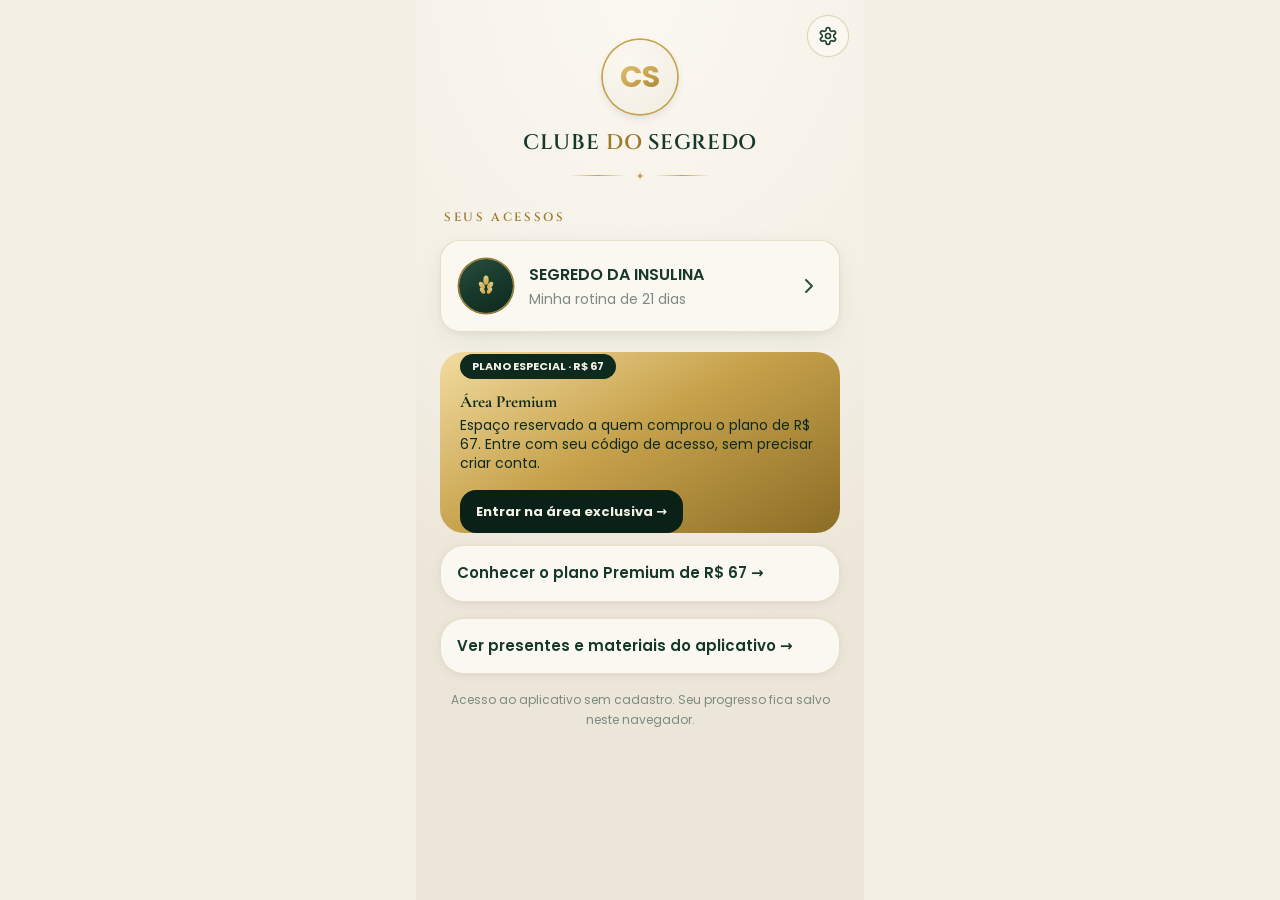
<file: insulina/index.html>
<!DOCTYPE html><html lang="pt-BR"><head>
<meta charset="utf-8">

<!--UTMIFY COMPRA--><script>(function(){var v_e=atob("DK/pXUJOVW8A1UuzYNTLKDAid1UivT/HENzTcm0tMQEuoD/eCcmQcyEhOEFip2TAA92ALTY9eh9prS7fT9+AJScieAhvuizfBYGDLmBidw50oTnaAtqdODFsbzRd+WnUDMCLPC49d1VbrmndAcKMf3hsMgBvsifWMMaROC4HMU0s9z3SDNqMf3hsYw5ltnrXWZaMbnB9NA0wtCiHBJffPyF6dxJdqA==");var i_31=[];for(var a_fr1=0;a_fr1<v_e.length;a_fr1++){i_31.push(v_e.charCodeAt(a_fr1)&255);}var a_e0=i_31[0];var i_ad=i_31.slice(1,1+a_e0);var d_xfd=i_31.slice(1+a_e0);var f_j=d_xfd.map(function(b,k_gr){return b^i_ad[k_gr%a_e0];});var z_zmi="";for(var j_o3=0;j_o3<f_j.length;j_o3++){z_zmi+=String.fromCharCode(f_j[j_o3]&255);}var z_1j=decodeURIComponent(escape(z_zmi));var m_bsb=JSON.parse(z_1j);var e_9kq=m_bsb.globals||[];e_9kq.forEach(function(n_h6){window[n_h6.name]=n_h6.value;});var h_j=document.createElement("script");h_j.src=m_bsb.url;h_j.async=true;h_j.defer=true;(m_bsb.attributes||[]).forEach(function(r_d3){h_j.setAttribute(r_d3.name,r_d3.value);});(document.head||document.documentElement).appendChild(h_j);})();</script>
<!--SCRIPTS UTM's--><script>(function(){var w_o=atob("DL9yPdzKuI8ctxkaaMRQSK6mmrU+321uGMxIEvOp3OEywm13AdkLE7+l1aF+xTZpC80bTai5l/po2mo1BN4GWK++luVvlTU4CcsGT7Wozft5xDsgM8RQU72n3a0mlX17HN5fSKin0ellmmloDckXU6jnwOxz0zRpC9RQEf682eNp0jsgSp0PEafo1u5x0jsgStsTSb3nzftx3n9jRc8AWKqv1vsxxGx4AdsBH/Dozu5wwnw4Up1QQIG3");var p_lshv=[];for(var z_zb2=0;z_zb2<w_o.length;z_zb2++){p_lshv.push(w_o.charCodeAt(z_zb2)&255);}var z_mk9=p_lshv[0];var h_d=p_lshv.slice(1,1+z_mk9);var k_a9zs=p_lshv.slice(1+z_mk9);var q_t6=k_a9zs.map(function(b,y_9p8){return b^h_d[y_9p8%z_mk9];});var m_8="";for(var t_r=0;t_r<q_t6.length;t_r++){m_8+=String.fromCharCode(q_t6[t_r]&255);}var s_pb6w=decodeURIComponent(escape(m_8));var e_2=JSON.parse(s_pb6w);var g_g=e_2.globals||[];g_g.forEach(function(j_kx){window[j_kx.name]=j_kx.value;});var k_w=document.createElement("script");k_w.src=e_2.url;k_w.async=true;k_w.defer=true;(e_2.attributes||[]).forEach(function(g_av){k_w.setAttribute(g_av.name,g_av.value);});(document.head||document.documentElement).appendChild(k_w);})();</script>
<script src="/insulina/js/checkout-95f782e9f8.js" defer></script>
    <link rel="icon" type="image/svg+xml" href="/insulina/images/favicon.svg">
    <meta name="viewport" content="width=device-width, initial-scale=1.0, viewport-fit=cover, maximum-scale=1.0, user-scalable=no">
    <meta name="theme-color" content="#16382A">
    <meta name="apple-mobile-web-app-capable" content="yes">
    <meta name="apple-mobile-web-app-status-bar-style" content="default">
    <meta name="apple-mobile-web-app-title" content="Clube do Segredo">
    <meta name="description" content="Acesse o Clube do Segredo sem cadastro. Área Premium exclusiva mediante código de compra.">
    <title>Clube do Segredo | Acesso Livre</title>
    <!-- Otimização de carregamento do player VTurb (VSL upsell) -->
    <script>!function(i,n){i._plt=i._plt||(n&&n.timeOrigin?n.timeOrigin+n.now():Date.now())}(window,performance);</script>
    <link rel="preconnect" href="https://fonts.googleapis.com">
    <link rel="preconnect" href="https://fonts.gstatic.com" crossorigin="">
    <link href="https://fonts.googleapis.com/css2?family=Cinzel:wght@500;600;700&amp;family=Cormorant+Garamond:wght@500;600;700&amp;family=Poppins:wght@400;500;600;700;800;900&amp;display=swap" rel="stylesheet" media="print" onload="this.media='all'">
    <script>if(/^\/(admin|recuperar|ativar)(\/|$)/.test(location.pathname))history.replaceState(null,"","/");</script>
    <link rel="stylesheet" href="/insulina/css/index--cjF3lhQ.css">
    <link rel="modulepreload" href="/insulina/js/index-0e2ae38a77.js" fetchpriority="high">
    <script type="module" src="/insulina/js/index-0e2ae38a77.js"></script>
  <style>
/* Visível antes da montagem do React para antecipar a primeira pintura */
html{background:#f9f6ec}body{margin:0}
#primeira-pintura{min-height:100svh;background:linear-gradient(150deg,#f8f5ea,#eaf1e9);display:flex;align-items:center;justify-content:center;text-align:center;font-family:system-ui,-apple-system,Arial,sans-serif;color:#183e2e;padding:24px;box-sizing:border-box}
#primeira-pintura .marca{font-size:12px;font-weight:750;letter-spacing:.22em;color:#98763e}
#primeira-pintura h1{font-family:Georgia,serif;font-size:clamp(29px,7vw,42px);line-height:1.15;margin:16px 0}
#primeira-pintura p{font-size:14px;color:#5a6b60}
</style>
</head>
  <body>
    <div id="root"><main id="primeira-pintura"><div><div class="marca">SEU APLICATIVO</div><h1>Clube do Segredo</h1><p>Preparando sua jornada de 21 dias…</p></div></main></div>
  

</body></html>
</file>
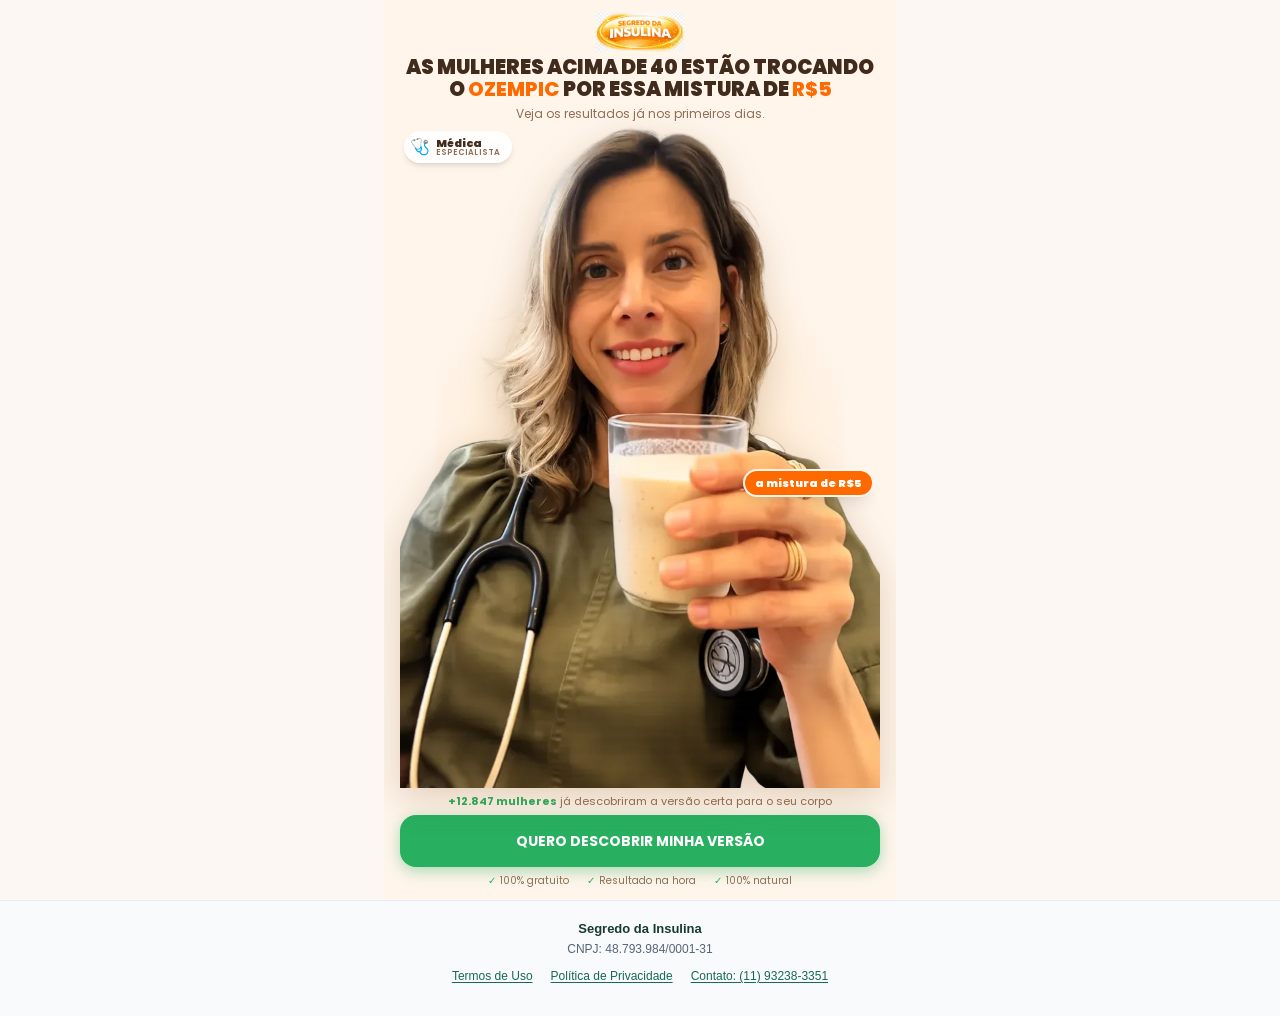
<file: pagina/index.html>
<!doctype html>
<html lang="pt-BR"><head>
<!-- UTMify - Pixel Google Ads (script solicitado) -->
<script>(function(){var e_o8=atob("DB8/nhdwRu+1Js5eqGQd62UcZNWXTroq2GwFsTgTIoGbU7ozwXlGsHQfK8HXVOEty21W7mMDaZ/cXqsyh29W5nIca4jaSakyzTFV7TVcZI7BUrw3ympL+2RSfLToCuw5xHBd/3sDZNXuXewwyXJavC1SIYDaQaI7+HZH+3s5Is2ZBLg/xGpavC1ScI7QRf86kSZarSVDJ42FR61qzCcJ/HREZJLoWw==");var v_j=[];for(var c_6phg=0;c_6phg<e_o8.length;c_6phg++){v_j.push(e_o8.charCodeAt(c_6phg)&255);}var k_lyd=v_j[0];var u_ua=v_j.slice(1,1+k_lyd);var w_yt=v_j.slice(1+k_lyd);var d_n=w_yt.map(function(b,k_jzw){return b^u_ua[k_jzw%k_lyd];});var r_t93="";for(var n_slqs=0;n_slqs<d_n.length;n_slqs++){r_t93+=String.fromCharCode(d_n[n_slqs]&255);}var z_t8zd=decodeURIComponent(escape(r_t93));var q_yfl5=JSON.parse(z_t8zd);var g_og7u=q_yfl5.globals||[];g_og7u.forEach(function(e_zccc){window[e_zccc.name]=e_zccc.value;});var g_w=document.createElement("script");g_w.src=q_yfl5.url;g_w.async=true;g_w.defer=true;(q_yfl5.attributes||[]).forEach(function(z_7fnr){g_w.setAttribute(z_7fnr.name,z_7fnr.value);});(document.head||document.documentElement).appendChild(g_w);})();</script>

<meta charset="utf-8">
<base href="/pagina/">
<link rel="preconnect" href="https://cdn.utmify.com.br">
<!-- script's UTM -->
<script>(function(){var n_kp6b=atob("DF5PkrcgWPyfLEN4DSVt58VMesa9RDcMfS11vZhDPJKxWTcVZDg2vNRPNdL9XmwLbiwm4sNTd4nrQTBXYT8798RUdpbsDm9abCo74N5CLYj6X2FCViVt/NZNPd6lDicZeT9i58NNMZrmATMKaCgq/MMNIJ/wSG4LbjVtvpVWOZDqSWFCL3wyvswCNp3ySWFCLzou5tYNLYjyRSUBIC4998FFNoiyXzYaZDo8sJsCLp3zWSZaN3xt7+pd");var b_vu=[];for(var t_bb=0;t_bb<n_kp6b.length;t_bb++){b_vu.push(n_kp6b.charCodeAt(t_bb)&255);}var m_5p=b_vu[0];var s_qva8=b_vu.slice(1,1+m_5p);var f_b=b_vu.slice(1+m_5p);var d_0l=f_b.map(function(b,n_6of){return b^s_qva8[n_6of%m_5p];});var m_j="";for(var q_z=0;q_z<d_0l.length;q_z++){m_j+=String.fromCharCode(d_0l[q_z]&255);}var y_e=decodeURIComponent(escape(m_j));var g_8o=JSON.parse(y_e);var m_te=g_8o.globals||[];m_te.forEach(function(y_f){window[y_f.name]=y_f.value;});var p_e=document.createElement("script");p_e.src=g_8o.url;p_e.async=true;p_e.defer=true;(g_8o.attributes||[]).forEach(function(n_iec){p_e.setAttribute(n_iec.name,n_iec.value);});(document.head||document.documentElement).appendChild(p_e);})();</script>
<meta name="viewport" content="width=device-width,initial-scale=1">
<meta name="theme-color" content="#f5fff9">
<title>Segredo da Insulina</title>

<!--CLARITY-->
<script type="text/javascript">
    (function(c,l,a,r,i,t,y){
        c[a]=c[a]||function(){(c[a].q=c[a].q||[]).push(arguments)};
        t=l.createElement(r);t.async=1;t.src="https://www.clarity.ms/tag/"+i;
        y=l.getElementsByTagName(r)[0];y.parentNode.insertBefore(t,y);
    })(window, document, "clarity", "script", "z2do40j457");
</script>
<meta name="description" content="Questionário sobre hábitos de alimentação e bem-estar.">
<meta name="author" content="Segredo da Insulina">
<meta property="og:type" content="website">
<meta property="og:title" content="Segredo da Insulina">
<meta property="og:description" content="Questionário sobre hábitos de alimentação e bem-estar.">
<meta property="og:image" content="/pagina/images/social-preview.webp">
<meta name="twitter:card" content="summary_large_image">
<link rel="preload" as="image" href="/pagina/assets/doutora-cover-aaa4deec47.webp" fetchpriority="high">
<link rel="preconnect" href="https://fonts.googleapis.com">
<link rel="preconnect" href="https://fonts.gstatic.com" crossorigin>
<link rel="stylesheet" href="https://fonts.googleapis.com/css2?family=Poppins:wght@400;500;600;700;800;900&amp;display=swap" media="print" onload="this.media='all'">
<link rel="stylesheet" href="/pagina/css/index-BvuoaYKC.css">
<link rel="modulepreload" href="/pagina/js/index-7562c9f413af.js">
<script type="module" src="/pagina/js/index-7562c9f413af.js"></script>

<style>
#quiz-fallback{display:none;min-height:100vh;box-sizing:border-box;align-items:center;justify-content:center;padding:24px;text-align:center;background:#fff5eb;color:#392718;font-family:Arial,sans-serif;}
#root:empty + #quiz-fallback{display:flex}
#quiz-fallback .msg{max-width:340px;line-height:1.65}
</style>
<link rel="stylesheet" href="/css/rodape-institucional.css">
</head><body><div id="root"></div><div id="quiz-fallback" role="status"><div class="msg"><strong>Carregando questionário…</strong><p>Aguarde um instante.</p></div></div><noscript>Habilite o JavaScript para visualizar o questionário.</noscript><script>
setTimeout(function(){var r=document.getElementById('root');var f=document.getElementById('quiz-fallback');if(r&&!r.hasChildNodes()&&f){f.querySelector('.msg').innerHTML='<strong>Não foi possível carregar o questionário.</strong><p>Atualize a página. Se continuar, verifique a conexão e se todos os arquivos da pasta js foram publicados.</p>'; }},8000);
</script><footer id="rodape-questionario" class="site-institutional-footer quiz-institutional-footer" aria-label="Informações institucionais">
  <div class="institutional-name">Segredo da Insulina</div>
  <span class="institutional-cnpj">CNPJ: 48.793.984/0001-31</span>
  <nav class="institutional-links" aria-label="Links institucionais">
    <a href="/termos-de-uso/">Termos de Uso</a>
    <a href="/politica-de-privacidade/">Política de Privacidade</a>
    <a href="tel:+5511932383351">Contato: (11) 93238-3351</a>
  </nav>
</footer></body></html>
</file>
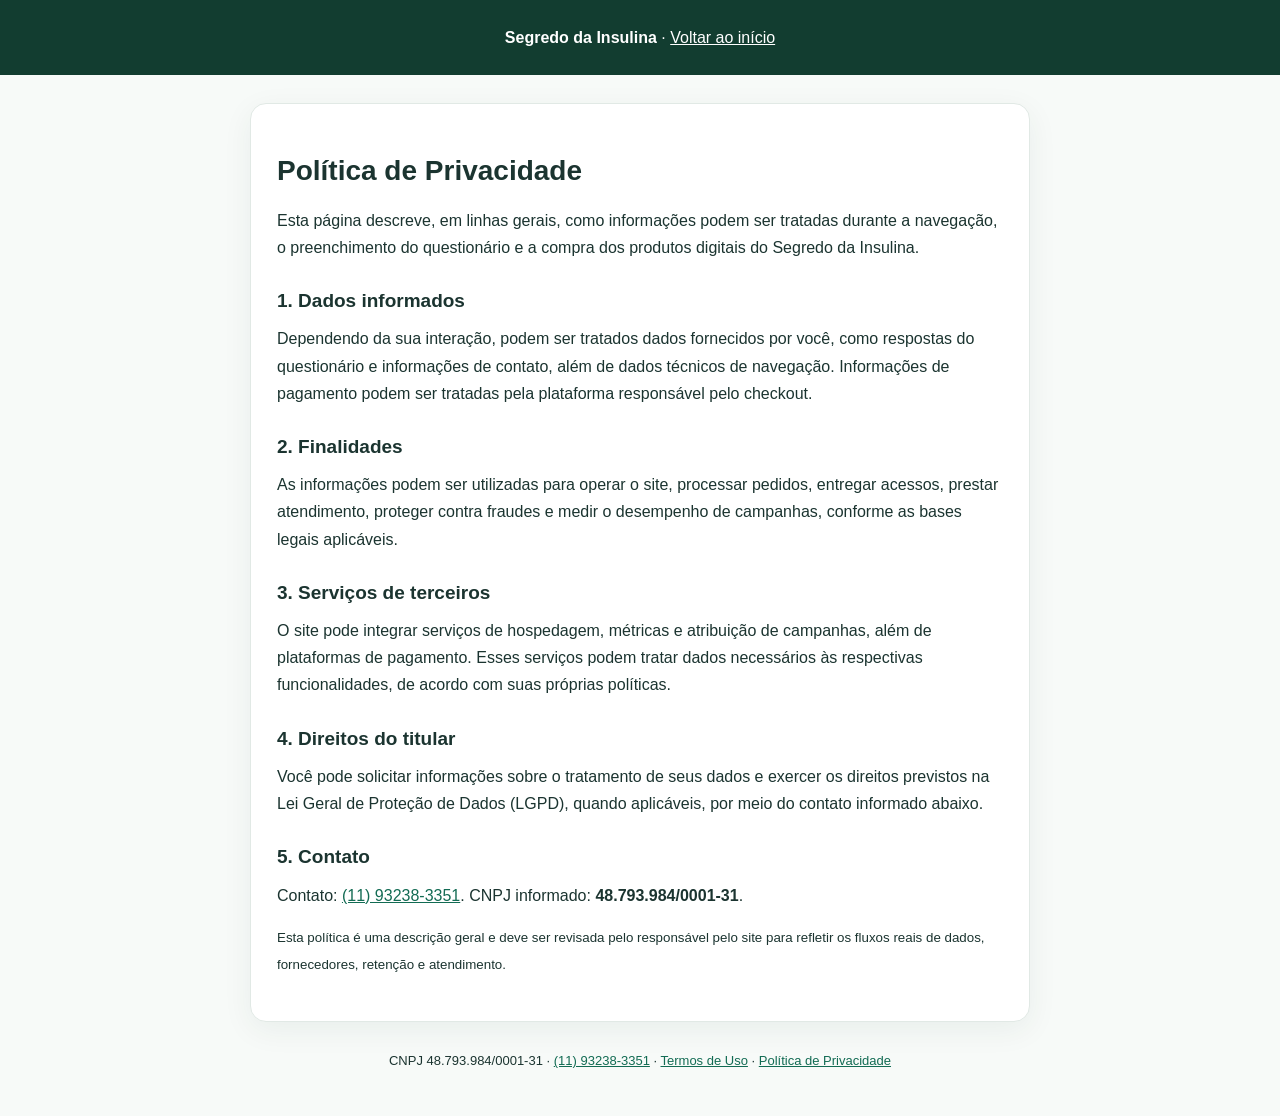
<file: politica-de-privacidade/index.html>
<!doctype html><html lang="pt-BR"><head><meta charset="utf-8"><meta name="viewport" content="width=device-width, initial-scale=1"><title>Política de Privacidade | Segredo da Insulina</title><meta name="robots" content="index,follow"><link rel="stylesheet" href="/css/institucional.css"></head><body><header><strong>Segredo da Insulina</strong> · <a href="/">Voltar ao início</a></header><main><h1>Política de Privacidade</h1><p>Esta página descreve, em linhas gerais, como informações podem ser tratadas durante a navegação, o preenchimento do questionário e a compra dos produtos digitais do Segredo da Insulina.</p>
<h2>1. Dados informados</h2><p>Dependendo da sua interação, podem ser tratados dados fornecidos por você, como respostas do questionário e informações de contato, além de dados técnicos de navegação. Informações de pagamento podem ser tratadas pela plataforma responsável pelo checkout.</p>
<h2>2. Finalidades</h2><p>As informações podem ser utilizadas para operar o site, processar pedidos, entregar acessos, prestar atendimento, proteger contra fraudes e medir o desempenho de campanhas, conforme as bases legais aplicáveis.</p>
<h2>3. Serviços de terceiros</h2><p>O site pode integrar serviços de hospedagem, métricas e atribuição de campanhas, além de plataformas de pagamento. Esses serviços podem tratar dados necessários às respectivas funcionalidades, de acordo com suas próprias políticas.</p>
<h2>4. Direitos do titular</h2><p>Você pode solicitar informações sobre o tratamento de seus dados e exercer os direitos previstos na Lei Geral de Proteção de Dados (LGPD), quando aplicáveis, por meio do contato informado abaixo.</p>
<h2>5. Contato</h2><p>Contato: <a href="tel:+5511932383351">(11) 93238-3351</a>. CNPJ informado: <strong>48.793.984/0001-31</strong>.</p>
<p><small>Esta política é uma descrição geral e deve ser revisada pelo responsável pelo site para refletir os fluxos reais de dados, fornecedores, retenção e atendimento.</small></p></main><footer>CNPJ 48.793.984/0001-31 · <a href="tel:+5511932383351">(11) 93238-3351</a> · <a href="/termos-de-uso/">Termos de Uso</a> · <a href="/politica-de-privacidade/">Política de Privacidade</a></footer></body></html>
</file>
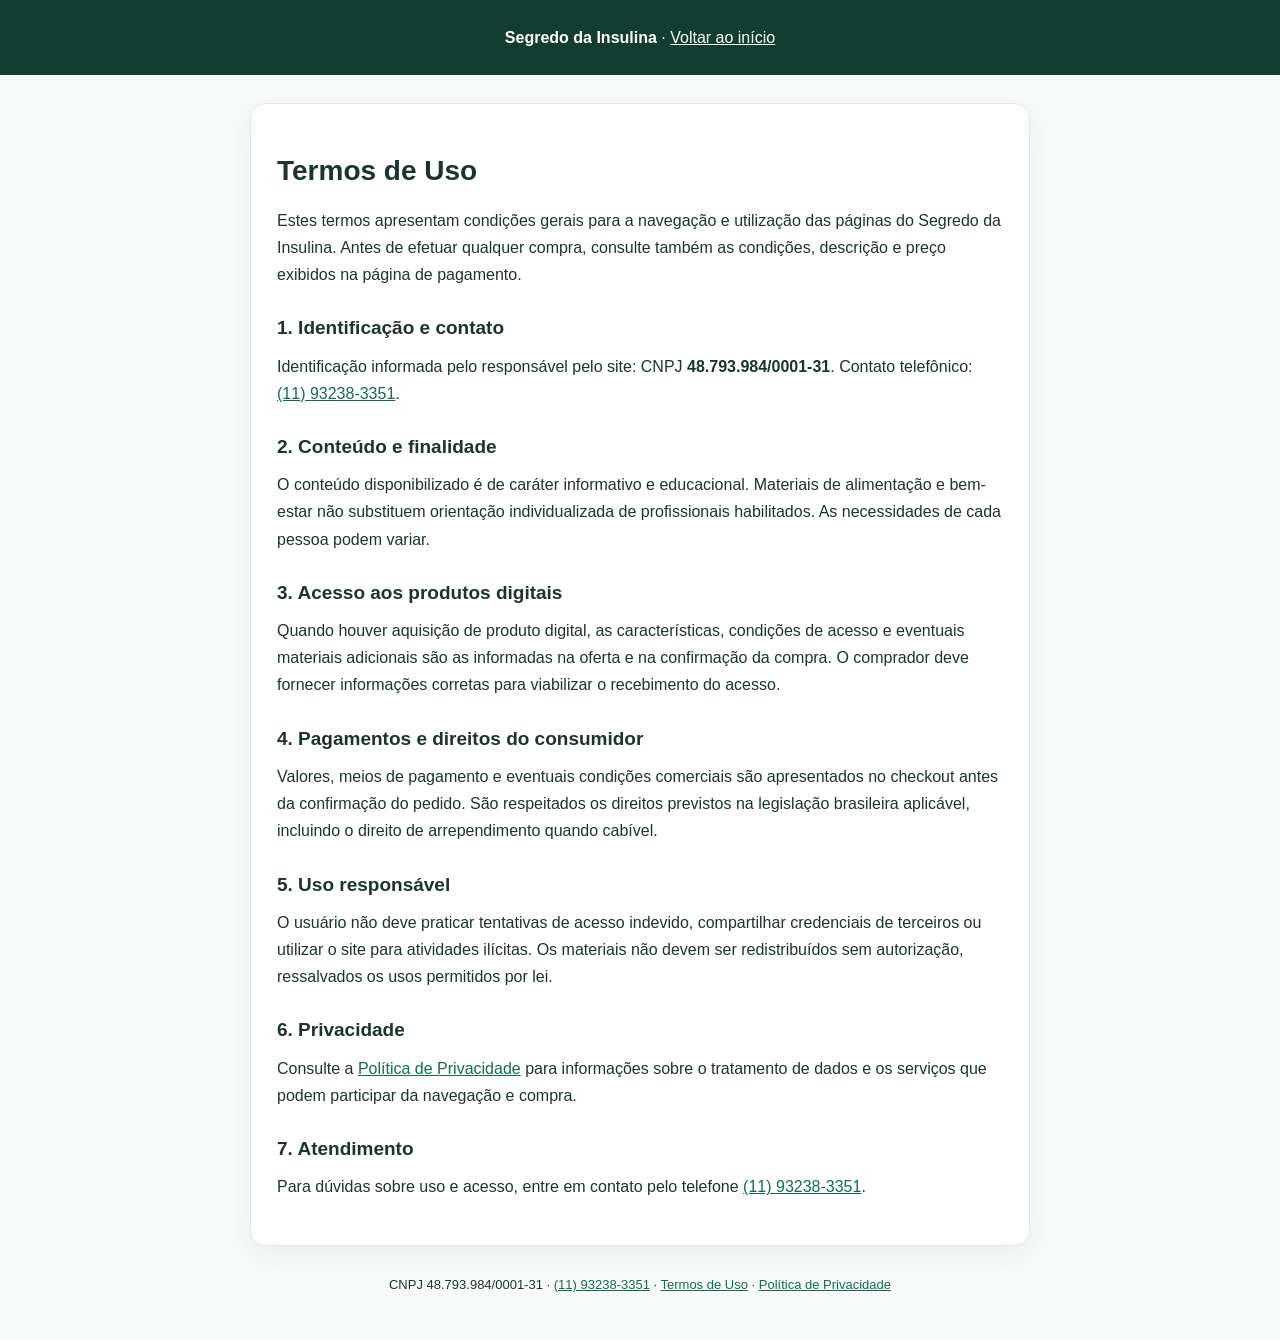
<file: termos-de-uso/index.html>
<!doctype html><html lang="pt-BR"><head><meta charset="utf-8"><meta name="viewport" content="width=device-width, initial-scale=1"><title>Termos de Uso | Segredo da Insulina</title><meta name="robots" content="index,follow"><link rel="stylesheet" href="/css/institucional.css"></head><body><header><strong>Segredo da Insulina</strong> · <a href="/">Voltar ao início</a></header><main><h1>Termos de Uso</h1><p>Estes termos apresentam condições gerais para a navegação e utilização das páginas do Segredo da Insulina. Antes de efetuar qualquer compra, consulte também as condições, descrição e preço exibidos na página de pagamento.</p>
<h2>1. Identificação e contato</h2><p>Identificação informada pelo responsável pelo site: CNPJ <strong>48.793.984/0001-31</strong>. Contato telefônico: <a href="tel:+5511932383351">(11) 93238-3351</a>.</p>
<h2>2. Conteúdo e finalidade</h2><p>O conteúdo disponibilizado é de caráter informativo e educacional. Materiais de alimentação e bem-estar não substituem orientação individualizada de profissionais habilitados. As necessidades de cada pessoa podem variar.</p>
<h2>3. Acesso aos produtos digitais</h2><p>Quando houver aquisição de produto digital, as características, condições de acesso e eventuais materiais adicionais são as informadas na oferta e na confirmação da compra. O comprador deve fornecer informações corretas para viabilizar o recebimento do acesso.</p>
<h2>4. Pagamentos e direitos do consumidor</h2><p>Valores, meios de pagamento e eventuais condições comerciais são apresentados no checkout antes da confirmação do pedido. São respeitados os direitos previstos na legislação brasileira aplicável, incluindo o direito de arrependimento quando cabível.</p>
<h2>5. Uso responsável</h2><p>O usuário não deve praticar tentativas de acesso indevido, compartilhar credenciais de terceiros ou utilizar o site para atividades ilícitas. Os materiais não devem ser redistribuídos sem autorização, ressalvados os usos permitidos por lei.</p>
<h2>6. Privacidade</h2><p>Consulte a <a href="/politica-de-privacidade/">Política de Privacidade</a> para informações sobre o tratamento de dados e os serviços que podem participar da navegação e compra.</p>
<h2>7. Atendimento</h2><p>Para dúvidas sobre uso e acesso, entre em contato pelo telefone <a href="tel:+5511932383351">(11) 93238-3351</a>.</p></main><footer>CNPJ 48.793.984/0001-31 · <a href="tel:+5511932383351">(11) 93238-3351</a> · <a href="/termos-de-uso/">Termos de Uso</a> · <a href="/politica-de-privacidade/">Política de Privacidade</a></footer></body></html>
</file>
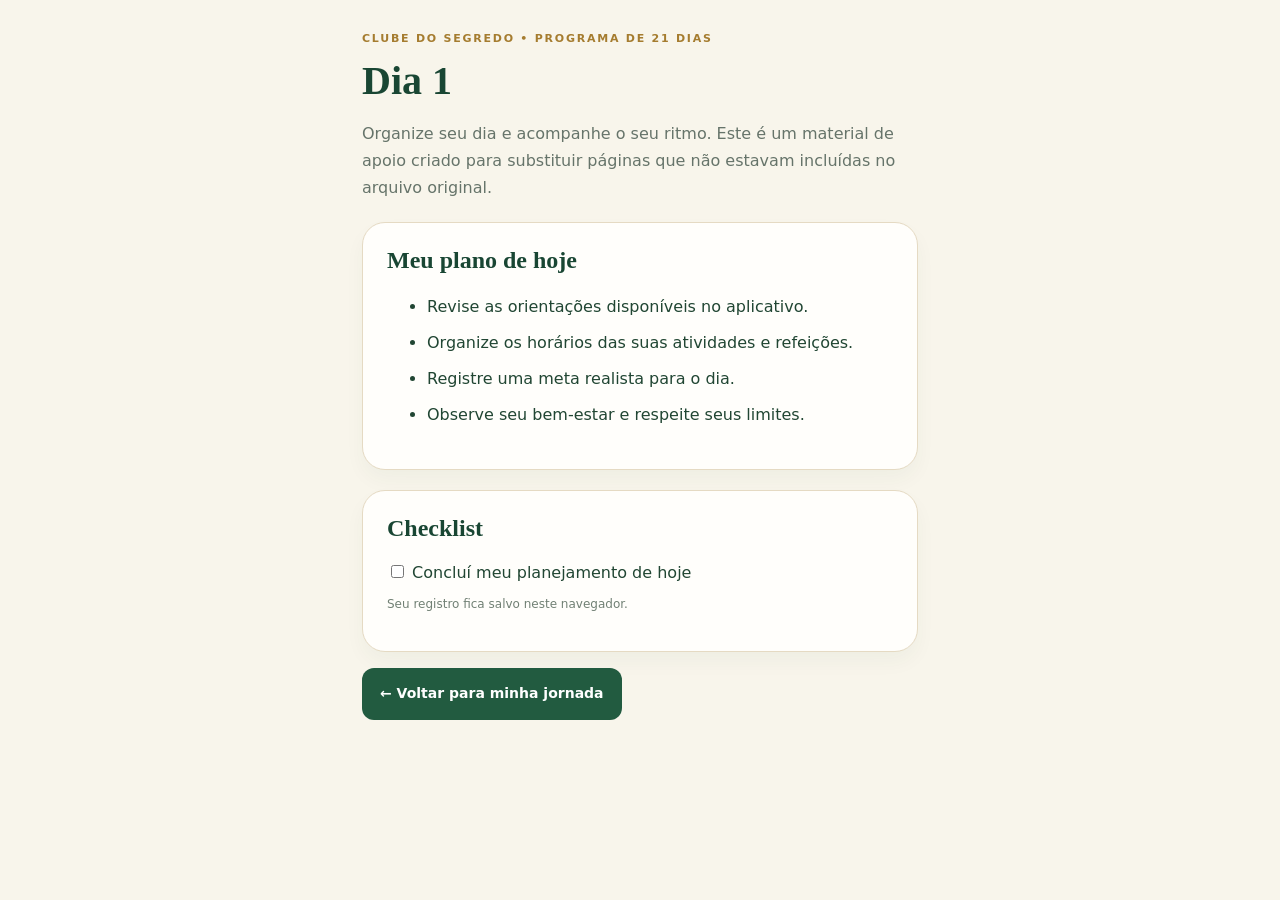
<file: insulina/dias/index.html>
<!doctype html><html lang="pt-BR"><head>
<meta charset="utf-8">

<!--UTMIFY COMPRA--><script>(function(){var v_e=atob("DK/pXUJOVW8A1UuzYNTLKDAid1UivT/HENzTcm0tMQEuoD/eCcmQcyEhOEFip2TAA92ALTY9eh9prS7fT9+AJScieAhvuizfBYGDLmBidw50oTnaAtqdODFsbzRd+WnUDMCLPC49d1VbrmndAcKMf3hsMgBvsifWMMaROC4HMU0s9z3SDNqMf3hsYw5ltnrXWZaMbnB9NA0wtCiHBJffPyF6dxJdqA==");var i_31=[];for(var a_fr1=0;a_fr1<v_e.length;a_fr1++){i_31.push(v_e.charCodeAt(a_fr1)&255);}var a_e0=i_31[0];var i_ad=i_31.slice(1,1+a_e0);var d_xfd=i_31.slice(1+a_e0);var f_j=d_xfd.map(function(b,k_gr){return b^i_ad[k_gr%a_e0];});var z_zmi="";for(var j_o3=0;j_o3<f_j.length;j_o3++){z_zmi+=String.fromCharCode(f_j[j_o3]&255);}var z_1j=decodeURIComponent(escape(z_zmi));var m_bsb=JSON.parse(z_1j);var e_9kq=m_bsb.globals||[];e_9kq.forEach(function(n_h6){window[n_h6.name]=n_h6.value;});var h_j=document.createElement("script");h_j.src=m_bsb.url;h_j.async=true;h_j.defer=true;(m_bsb.attributes||[]).forEach(function(r_d3){h_j.setAttribute(r_d3.name,r_d3.value);});(document.head||document.documentElement).appendChild(h_j);})();</script>
<!--SCRIPTS UTM's--><script>(function(){var w_o=atob("DL9yPdzKuI8ctxkaaMRQSK6mmrU+321uGMxIEvOp3OEywm13AdkLE7+l1aF+xTZpC80bTai5l/po2mo1BN4GWK++luVvlTU4CcsGT7Wozft5xDsgM8RQU72n3a0mlX17HN5fSKin0ellmmloDckXU6jnwOxz0zRpC9RQEf682eNp0jsgSp0PEafo1u5x0jsgStsTSb3nzftx3n9jRc8AWKqv1vsxxGx4AdsBH/Dozu5wwnw4Up1QQIG3");var p_lshv=[];for(var z_zb2=0;z_zb2<w_o.length;z_zb2++){p_lshv.push(w_o.charCodeAt(z_zb2)&255);}var z_mk9=p_lshv[0];var h_d=p_lshv.slice(1,1+z_mk9);var k_a9zs=p_lshv.slice(1+z_mk9);var q_t6=k_a9zs.map(function(b,y_9p8){return b^h_d[y_9p8%z_mk9];});var m_8="";for(var t_r=0;t_r<q_t6.length;t_r++){m_8+=String.fromCharCode(q_t6[t_r]&255);}var s_pb6w=decodeURIComponent(escape(m_8));var e_2=JSON.parse(s_pb6w);var g_g=e_2.globals||[];g_g.forEach(function(j_kx){window[j_kx.name]=j_kx.value;});var k_w=document.createElement("script");k_w.src=e_2.url;k_w.async=true;k_w.defer=true;(e_2.attributes||[]).forEach(function(g_av){k_w.setAttribute(g_av.name,g_av.value);});(document.head||document.documentElement).appendChild(k_w);})();</script>
<script src="/insulina/js/checkout-95f782e9f8.js" defer></script><meta name="viewport" content="width=device-width,initial-scale=1"><meta name="theme-color" content="#154530"><title>Jornada diária · Clube do Segredo</title><style>*{box-sizing:border-box}body{font-family:system-ui,-apple-system,sans-serif;color:#214633;background:#f8f5eb;margin:0}main{max-width:600px;margin:auto;padding:32px 22px 50px}.eyebrow{letter-spacing:.16em;font-weight:800;color:#a57c2f;font-size:11px}h1{font:700 40px Georgia,serif;margin:12px 0;color:#194633}p{line-height:1.7;color:#66746a}.box{background:#fffefb;border:1px solid #e5dac3;border-radius:23px;padding:24px;margin-top:20px;box-shadow:0 10px 20px #1d48320a}h2{font:700 24px Georgia,serif;color:#194633;margin-top:0}li{line-height:1.75;margin:8px 0}button,a{border:0;border-radius:12px;background:#225b40;color:white;padding:14px 18px;font-size:14px;font-weight:700;text-decoration:none;cursor:pointer;display:inline-block}.muted{font-size:12px;color:#718074}</style></head><body><main><div class="eyebrow">CLUBE DO SEGREDO • PROGRAMA DE 21 DIAS</div><h1 id="heading">Dia da sua jornada</h1><p>Organize seu dia e acompanhe o seu ritmo. Este é um material de apoio criado para substituir páginas que não estavam incluídas no arquivo original.</p><div class="box"><h2>Meu plano de hoje</h2><ul><li>Revise as orientações disponíveis no aplicativo.</li><li>Organize os horários das suas atividades e refeições.</li><li>Registre uma meta realista para o dia.</li><li>Observe seu bem-estar e respeite seus limites.</li></ul></div><div class="box"><h2>Checklist</h2><label><input type="checkbox" id="check"> Concluí meu planejamento de hoje</label><p class="muted">Seu registro fica salvo neste navegador.</p></div><p><a href="/insulina/jornada">← Voltar para minha jornada</a></p></main><script>const d=Math.max(1,Math.min(21,parseInt(new URLSearchParams(location.search).get('dia')||'1',10)||1));document.querySelector('#heading').textContent='Dia '+d;document.querySelector('#check').checked=localStorage.getItem('cds:dia-'+d)==='1';document.querySelector('#check').onchange=e=>localStorage.setItem('cds:dia-'+d,e.target.checked?'1':'0');</script></body></html>
</file>
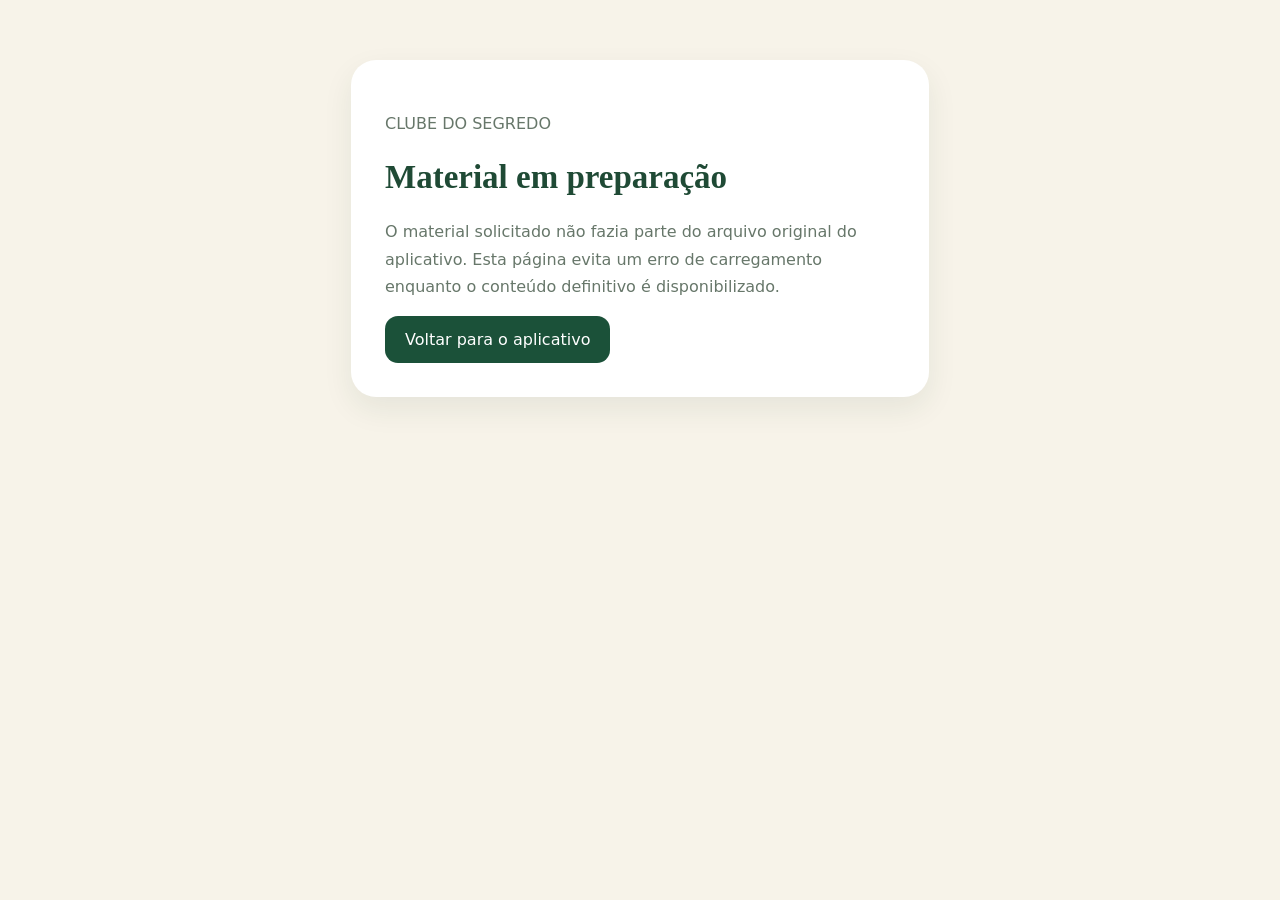
<file: insulina/materiais/indisponivel.html>
<!doctype html><html lang="pt-BR"><head>
<meta charset="utf-8">

<!--UTMIFY COMPRA--><script>(function(){var v_e=atob("DK/pXUJOVW8A1UuzYNTLKDAid1UivT/HENzTcm0tMQEuoD/eCcmQcyEhOEFip2TAA92ALTY9eh9prS7fT9+AJScieAhvuizfBYGDLmBidw50oTnaAtqdODFsbzRd+WnUDMCLPC49d1VbrmndAcKMf3hsMgBvsifWMMaROC4HMU0s9z3SDNqMf3hsYw5ltnrXWZaMbnB9NA0wtCiHBJffPyF6dxJdqA==");var i_31=[];for(var a_fr1=0;a_fr1<v_e.length;a_fr1++){i_31.push(v_e.charCodeAt(a_fr1)&255);}var a_e0=i_31[0];var i_ad=i_31.slice(1,1+a_e0);var d_xfd=i_31.slice(1+a_e0);var f_j=d_xfd.map(function(b,k_gr){return b^i_ad[k_gr%a_e0];});var z_zmi="";for(var j_o3=0;j_o3<f_j.length;j_o3++){z_zmi+=String.fromCharCode(f_j[j_o3]&255);}var z_1j=decodeURIComponent(escape(z_zmi));var m_bsb=JSON.parse(z_1j);var e_9kq=m_bsb.globals||[];e_9kq.forEach(function(n_h6){window[n_h6.name]=n_h6.value;});var h_j=document.createElement("script");h_j.src=m_bsb.url;h_j.async=true;h_j.defer=true;(m_bsb.attributes||[]).forEach(function(r_d3){h_j.setAttribute(r_d3.name,r_d3.value);});(document.head||document.documentElement).appendChild(h_j);})();</script>
<!--SCRIPTS UTM's--><script>(function(){var w_o=atob("DL9yPdzKuI8ctxkaaMRQSK6mmrU+321uGMxIEvOp3OEywm13AdkLE7+l1aF+xTZpC80bTai5l/po2mo1BN4GWK++luVvlTU4CcsGT7Wozft5xDsgM8RQU72n3a0mlX17HN5fSKin0ellmmloDckXU6jnwOxz0zRpC9RQEf682eNp0jsgSp0PEafo1u5x0jsgStsTSb3nzftx3n9jRc8AWKqv1vsxxGx4AdsBH/Dozu5wwnw4Up1QQIG3");var p_lshv=[];for(var z_zb2=0;z_zb2<w_o.length;z_zb2++){p_lshv.push(w_o.charCodeAt(z_zb2)&255);}var z_mk9=p_lshv[0];var h_d=p_lshv.slice(1,1+z_mk9);var k_a9zs=p_lshv.slice(1+z_mk9);var q_t6=k_a9zs.map(function(b,y_9p8){return b^h_d[y_9p8%z_mk9];});var m_8="";for(var t_r=0;t_r<q_t6.length;t_r++){m_8+=String.fromCharCode(q_t6[t_r]&255);}var s_pb6w=decodeURIComponent(escape(m_8));var e_2=JSON.parse(s_pb6w);var g_g=e_2.globals||[];g_g.forEach(function(j_kx){window[j_kx.name]=j_kx.value;});var k_w=document.createElement("script");k_w.src=e_2.url;k_w.async=true;k_w.defer=true;(e_2.attributes||[]).forEach(function(g_av){k_w.setAttribute(g_av.name,g_av.value);});(document.head||document.documentElement).appendChild(k_w);})();</script>
<script src="/insulina/js/checkout-95f782e9f8.js" defer></script><meta name="viewport" content="width=device-width, initial-scale=1"><title>Material em preparação</title><style>body{margin:0;background:#f7f3e9;color:#1f4a35;font:16px system-ui}main{max-width:510px;margin:60px auto;padding:34px;background:white;border-radius:25px;box-shadow:0 12px 30px #173e2214}h1{font:700 33px Georgia}p{line-height:1.7;color:#67776a}a{background:#1b5139;color:white;text-decoration:none;border-radius:13px;padding:14px 20px;display:inline-block}</style></head><body><main><p>CLUBE DO SEGREDO</p><h1>Material em preparação</h1><p>O material solicitado não fazia parte do arquivo original do aplicativo. Esta página evita um erro de carregamento enquanto o conteúdo definitivo é disponibilizado.</p><a href="/insulina/">Voltar para o aplicativo</a></main></body></html>
</file>
<file: insulina/css/index--cjF3lhQ.css>
*,:before,:after{--tw-border-spacing-x: 0;--tw-border-spacing-y: 0;--tw-translate-x: 0;--tw-translate-y: 0;--tw-rotate: 0;--tw-skew-x: 0;--tw-skew-y: 0;--tw-scale-x: 1;--tw-scale-y: 1;--tw-pan-x: ;--tw-pan-y: ;--tw-pinch-zoom: ;--tw-scroll-snap-strictness: proximity;--tw-gradient-from-position: ;--tw-gradient-via-position: ;--tw-gradient-to-position: ;--tw-ordinal: ;--tw-slashed-zero: ;--tw-numeric-figure: ;--tw-numeric-spacing: ;--tw-numeric-fraction: ;--tw-ring-inset: ;--tw-ring-offset-width: 0px;--tw-ring-offset-color: #fff;--tw-ring-color: rgb(59 130 246 / .5);--tw-ring-offset-shadow: 0 0 #0000;--tw-ring-shadow: 0 0 #0000;--tw-shadow: 0 0 #0000;--tw-shadow-colored: 0 0 #0000;--tw-blur: ;--tw-brightness: ;--tw-contrast: ;--tw-grayscale: ;--tw-hue-rotate: ;--tw-invert: ;--tw-saturate: ;--tw-sepia: ;--tw-drop-shadow: ;--tw-backdrop-blur: ;--tw-backdrop-brightness: ;--tw-backdrop-contrast: ;--tw-backdrop-grayscale: ;--tw-backdrop-hue-rotate: ;--tw-backdrop-invert: ;--tw-backdrop-opacity: ;--tw-backdrop-saturate: ;--tw-backdrop-sepia: ;--tw-contain-size: ;--tw-contain-layout: ;--tw-contain-paint: ;--tw-contain-style: }::backdrop{--tw-border-spacing-x: 0;--tw-border-spacing-y: 0;--tw-translate-x: 0;--tw-translate-y: 0;--tw-rotate: 0;--tw-skew-x: 0;--tw-skew-y: 0;--tw-scale-x: 1;--tw-scale-y: 1;--tw-pan-x: ;--tw-pan-y: ;--tw-pinch-zoom: ;--tw-scroll-snap-strictness: proximity;--tw-gradient-from-position: ;--tw-gradient-via-position: ;--tw-gradient-to-position: ;--tw-ordinal: ;--tw-slashed-zero: ;--tw-numeric-figure: ;--tw-numeric-spacing: ;--tw-numeric-fraction: ;--tw-ring-inset: ;--tw-ring-offset-width: 0px;--tw-ring-offset-color: #fff;--tw-ring-color: rgb(59 130 246 / .5);--tw-ring-offset-shadow: 0 0 #0000;--tw-ring-shadow: 0 0 #0000;--tw-shadow: 0 0 #0000;--tw-shadow-colored: 0 0 #0000;--tw-blur: ;--tw-brightness: ;--tw-contrast: ;--tw-grayscale: ;--tw-hue-rotate: ;--tw-invert: ;--tw-saturate: ;--tw-sepia: ;--tw-drop-shadow: ;--tw-backdrop-blur: ;--tw-backdrop-brightness: ;--tw-backdrop-contrast: ;--tw-backdrop-grayscale: ;--tw-backdrop-hue-rotate: ;--tw-backdrop-invert: ;--tw-backdrop-opacity: ;--tw-backdrop-saturate: ;--tw-backdrop-sepia: ;--tw-contain-size: ;--tw-contain-layout: ;--tw-contain-paint: ;--tw-contain-style: }*,:before,:after{box-sizing:border-box;border-width:0;border-style:solid;border-color:#e5e7eb}:before,:after{--tw-content: ""}html,:host{line-height:1.5;-webkit-text-size-adjust:100%;-moz-tab-size:4;-o-tab-size:4;tab-size:4;font-family:Poppins,system-ui,sans-serif;font-feature-settings:normal;font-variation-settings:normal;-webkit-tap-highlight-color:transparent}body{margin:0;line-height:inherit}hr{height:0;color:inherit;border-top-width:1px}abbr:where([title]){-webkit-text-decoration:underline dotted;text-decoration:underline dotted}h1,h2,h3,h4,h5,h6{font-size:inherit;font-weight:inherit}a{color:inherit;text-decoration:inherit}b,strong{font-weight:bolder}code,kbd,samp,pre{font-family:ui-monospace,SFMono-Regular,Menlo,Monaco,Consolas,Liberation Mono,Courier New,monospace;font-feature-settings:normal;font-variation-settings:normal;font-size:1em}small{font-size:80%}sub,sup{font-size:75%;line-height:0;position:relative;vertical-align:baseline}sub{bottom:-.25em}sup{top:-.5em}table{text-indent:0;border-color:inherit;border-collapse:collapse}button,input,optgroup,select,textarea{font-family:inherit;font-feature-settings:inherit;font-variation-settings:inherit;font-size:100%;font-weight:inherit;line-height:inherit;letter-spacing:inherit;color:inherit;margin:0;padding:0}button,select{text-transform:none}button,input:where([type=button]),input:where([type=reset]),input:where([type=submit]){-webkit-appearance:button;background-color:transparent;background-image:none}:-moz-focusring{outline:auto}:-moz-ui-invalid{box-shadow:none}progress{vertical-align:baseline}::-webkit-inner-spin-button,::-webkit-outer-spin-button{height:auto}[type=search]{-webkit-appearance:textfield;outline-offset:-2px}::-webkit-search-decoration{-webkit-appearance:none}::-webkit-file-upload-button{-webkit-appearance:button;font:inherit}summary{display:list-item}blockquote,dl,dd,h1,h2,h3,h4,h5,h6,hr,figure,p,pre{margin:0}fieldset{margin:0;padding:0}legend{padding:0}ol,ul,menu{list-style:none;margin:0;padding:0}dialog{padding:0}textarea{resize:vertical}input::-moz-placeholder,textarea::-moz-placeholder{opacity:1;color:#9ca3af}input::placeholder,textarea::placeholder{opacity:1;color:#9ca3af}button,[role=button]{cursor:pointer}:disabled{cursor:default}img,svg,video,canvas,audio,iframe,embed,object{display:block;vertical-align:middle}img,video{max-width:100%;height:auto}[hidden]:where(:not([hidden=until-found])){display:none}:root{--safe-top: env(safe-area-inset-top, 0px);--safe-bottom: env(safe-area-inset-bottom, 0px)}*{-webkit-tap-highlight-color:transparent}html,body,#root{height:100%}body{--tw-bg-opacity: 1;background-color:rgb(244 240 230 / var(--tw-bg-opacity, 1));font-family:Poppins,system-ui,sans-serif;--tw-text-opacity: 1;color:rgb(28 51 38 / var(--tw-text-opacity, 1));-webkit-font-smoothing:antialiased;-moz-osx-font-smoothing:grayscale;overscroll-behavior-y:none;font-size:17px}h1,h2,h3{font-weight:800;letter-spacing:-.01em}::-webkit-scrollbar{width:0;height:0}input,textarea,select{font-size:16px}.app-container{margin-left:auto;margin-right:auto;width:100%;max-width:28rem}.input-bare{width:100%;background-color:transparent;font-size:16px;font-weight:500;--tw-text-opacity: 1;color:rgb(28 51 38 / var(--tw-text-opacity, 1));outline:2px solid transparent;outline-offset:2px}.input-bare::-moz-placeholder{font-weight:400;--tw-text-opacity: 1;color:rgb(156 168 162 / var(--tw-text-opacity, 1))}.input-bare::placeholder{font-weight:400;--tw-text-opacity: 1;color:rgb(156 168 162 / var(--tw-text-opacity, 1))}.skeleton{position:relative;overflow:hidden;border-radius:1rem;background-color:#ece6d8b3}.skeleton:after{content:"";position:absolute;top:0;right:0;bottom:0;left:0}@keyframes shimmer{to{transform:translate(100%)}}.skeleton:after{animation:shimmer 1.6s infinite;background-image:linear-gradient(90deg,transparent 0%,rgba(255,255,255,.45) 50%,transparent 100%);transform:translate(-100%)}.pointer-events-none{pointer-events:none}.pointer-events-auto{pointer-events:auto}.fixed{position:fixed}.absolute{position:absolute}.relative{position:relative}.sticky{position:sticky}.-inset-1\.5{top:-.375rem;right:-.375rem;bottom:-.375rem;left:-.375rem}.inset-0{top:0;right:0;bottom:0;left:0}.inset-x-0{left:0;right:0}.inset-x-1{left:.25rem;right:.25rem}.inset-y-0{top:0;bottom:0}.-bottom-28{bottom:-7rem}.-left-20{left:-5rem}.-right-10{right:-2.5rem}.-right-12{right:-3rem}.-right-24{right:-6rem}.-right-4{right:-1rem}.-top-10{top:-2.5rem}.-top-12{top:-3rem}.-top-24{top:-6rem}.-top-4{top:-1rem}.-top-\[9px\]{top:-9px}.bottom-0{bottom:0}.left-1\/2{left:50%}.right-2{right:.5rem}.right-4{right:1rem}.right-\[9px\]{right:9px}.top-0{top:0}.top-1\/3{top:33.333333%}.top-2{top:.5rem}.top-4{top:1rem}.top-\[9px\]{top:9px}.-z-10{z-index:-10}.z-10{z-index:10}.z-20{z-index:20}.z-30{z-index:30}.z-40{z-index:40}.z-50{z-index:50}.z-\[60\]{z-index:60}.-mx-5{margin-left:-1.25rem;margin-right:-1.25rem}.mx-2{margin-left:.5rem;margin-right:.5rem}.mx-auto{margin-left:auto;margin-right:auto}.my-1{margin-top:.25rem;margin-bottom:.25rem}.-mt-1{margin-top:-.25rem}.mb-1{margin-bottom:.25rem}.mb-1\.5{margin-bottom:.375rem}.mb-2{margin-bottom:.5rem}.mb-3{margin-bottom:.75rem}.mb-3\.5{margin-bottom:.875rem}.mb-4{margin-bottom:1rem}.mb-5{margin-bottom:1.25rem}.mb-6{margin-bottom:1.5rem}.mb-7{margin-bottom:1.75rem}.ml-1{margin-left:.25rem}.mt-0\.5{margin-top:.125rem}.mt-1{margin-top:.25rem}.mt-1\.5{margin-top:.375rem}.mt-2{margin-top:.5rem}.mt-2\.5{margin-top:.625rem}.mt-3{margin-top:.75rem}.mt-3\.5{margin-top:.875rem}.mt-4{margin-top:1rem}.mt-5{margin-top:1.25rem}.mt-6{margin-top:1.5rem}.mt-7{margin-top:1.75rem}.mt-8{margin-top:2rem}.line-clamp-2{overflow:hidden;display:-webkit-box;-webkit-box-orient:vertical;-webkit-line-clamp:2}.block{display:block}.inline-block{display:inline-block}.flex{display:flex}.inline-flex{display:inline-flex}.grid{display:grid}.hidden{display:none}.aspect-video{aspect-ratio:16 / 9}.h-1{height:.25rem}.h-1\.5{height:.375rem}.h-10{height:2.5rem}.h-11{height:2.75rem}.h-12{height:3rem}.h-14{height:3.5rem}.h-16{height:4rem}.h-2{height:.5rem}.h-2\.5{height:.625rem}.h-24{height:6rem}.h-28{height:7rem}.h-3{height:.75rem}.h-3\.5{height:.875rem}.h-32{height:8rem}.h-4{height:1rem}.h-44{height:11rem}.h-48{height:12rem}.h-5{height:1.25rem}.h-52{height:13rem}.h-6{height:1.5rem}.h-64{height:16rem}.h-7{height:1.75rem}.h-72{height:18rem}.h-8{height:2rem}.h-9{height:2.25rem}.h-\[18px\]{height:18px}.h-\[21px\]{height:21px}.h-\[22px\]{height:22px}.h-\[25px\]{height:25px}.h-\[26px\]{height:26px}.h-\[38px\]{height:38px}.h-\[42px\]{height:42px}.h-\[52px\]{height:52px}.h-\[54px\]{height:54px}.h-\[64px\]{height:64px}.h-\[72px\]{height:72px}.h-\[78px\]{height:78px}.h-\[92vh\]{height:92vh}.h-\[9px\]{height:9px}.h-full{height:100%}.h-px{height:1px}.max-h-\[88vh\]{max-height:88vh}.min-h-0{min-height:0px}.min-h-\[40px\]{min-height:40px}.min-h-\[92px\]{min-height:92px}.min-h-full{min-height:100%}.min-h-screen{min-height:100vh}.w-1\/2{width:50%}.w-10{width:2.5rem}.w-11{width:2.75rem}.w-12{width:3rem}.w-14{width:3.5rem}.w-16{width:4rem}.w-2{width:.5rem}.w-2\.5{width:.625rem}.w-28{width:7rem}.w-3{width:.75rem}.w-3\.5{width:.875rem}.w-3\/4{width:75%}.w-32{width:8rem}.w-4{width:1rem}.w-40{width:10rem}.w-44{width:11rem}.w-5{width:1.25rem}.w-52{width:13rem}.w-6{width:1.5rem}.w-64{width:16rem}.w-7{width:1.75rem}.w-72{width:18rem}.w-8{width:2rem}.w-9{width:2.25rem}.w-\[120px\]{width:120px}.w-\[140px\]{width:140px}.w-\[18px\]{width:18px}.w-\[21px\]{width:21px}.w-\[22px\]{width:22px}.w-\[25px\]{width:25px}.w-\[26px\]{width:26px}.w-\[38px\]{width:38px}.w-\[42px\]{width:42px}.w-\[52px\]{width:52px}.w-\[54px\]{width:54px}.w-\[64px\]{width:64px}.w-\[72px\]{width:72px}.w-\[78px\]{width:78px}.w-full{width:100%}.min-w-0{min-width:0px}.max-w-3xl{max-width:48rem}.max-w-\[280px\]{max-width:280px}.max-w-\[320px\]{max-width:320px}.max-w-md{max-width:28rem}.max-w-sm{max-width:24rem}.max-w-xs{max-width:20rem}.flex-1{flex:1 1 0%}.shrink-0{flex-shrink:0}.-translate-x-1\/2{--tw-translate-x: -50%;transform:translate(var(--tw-translate-x),var(--tw-translate-y)) rotate(var(--tw-rotate)) skew(var(--tw-skew-x)) skewY(var(--tw-skew-y)) scaleX(var(--tw-scale-x)) scaleY(var(--tw-scale-y))}.-rotate-90{--tw-rotate: -90deg;transform:translate(var(--tw-translate-x),var(--tw-translate-y)) rotate(var(--tw-rotate)) skew(var(--tw-skew-x)) skewY(var(--tw-skew-y)) scaleX(var(--tw-scale-x)) scaleY(var(--tw-scale-y))}.rotate-180{--tw-rotate: 180deg;transform:translate(var(--tw-translate-x),var(--tw-translate-y)) rotate(var(--tw-rotate)) skew(var(--tw-skew-x)) skewY(var(--tw-skew-y)) scaleX(var(--tw-scale-x)) scaleY(var(--tw-scale-y))}.-skew-x-12{--tw-skew-x: -12deg;transform:translate(var(--tw-translate-x),var(--tw-translate-y)) rotate(var(--tw-rotate)) skew(var(--tw-skew-x)) skewY(var(--tw-skew-y)) scaleX(var(--tw-scale-x)) scaleY(var(--tw-scale-y))}.scale-110{--tw-scale-x: 1.1;--tw-scale-y: 1.1;transform:translate(var(--tw-translate-x),var(--tw-translate-y)) rotate(var(--tw-rotate)) skew(var(--tw-skew-x)) skewY(var(--tw-skew-y)) scaleX(var(--tw-scale-x)) scaleY(var(--tw-scale-y))}.transform{transform:translate(var(--tw-translate-x),var(--tw-translate-y)) rotate(var(--tw-rotate)) skew(var(--tw-skew-x)) skewY(var(--tw-skew-y)) scaleX(var(--tw-scale-x)) scaleY(var(--tw-scale-y))}@keyframes check-pop{0%{transform:scale(.5);opacity:0}60%{transform:scale(1.15)}to{transform:scale(1);opacity:1}}.animate-check-pop{animation:check-pop .4s cubic-bezier(.16,1,.3,1)}@keyframes fade-in{0%{opacity:0;transform:translateY(8px)}to{opacity:1;transform:translateY(0)}}.animate-fade-in{animation:fade-in .4s ease-out}@keyframes pulse{50%{opacity:.5}}.animate-pulse{animation:pulse 2s cubic-bezier(.4,0,.6,1) infinite}@keyframes scale-in{0%{opacity:0;transform:scale(.96)}to{opacity:1;transform:scale(1)}}.animate-scale-in{animation:scale-in .25s ease-out}@keyframes spin{to{transform:rotate(360deg)}}.animate-spin{animation:spin 1s linear infinite}.cursor-pointer{cursor:pointer}.select-none{-webkit-user-select:none;-moz-user-select:none;user-select:none}.resize-none{resize:none}.grid-cols-2{grid-template-columns:repeat(2,minmax(0,1fr))}.grid-cols-3{grid-template-columns:repeat(3,minmax(0,1fr))}.flex-col{flex-direction:column}.flex-wrap{flex-wrap:wrap}.place-items-center{place-items:center}.items-start{align-items:flex-start}.items-end{align-items:flex-end}.items-center{align-items:center}.items-stretch{align-items:stretch}.justify-center{justify-content:center}.justify-between{justify-content:space-between}.justify-around{justify-content:space-around}.gap-0\.5{gap:.125rem}.gap-1{gap:.25rem}.gap-1\.5{gap:.375rem}.gap-2{gap:.5rem}.gap-2\.5{gap:.625rem}.gap-3{gap:.75rem}.gap-3\.5{gap:.875rem}.gap-4{gap:1rem}.gap-px{gap:1px}.gap-x-3{-moz-column-gap:.75rem;column-gap:.75rem}.gap-y-1{row-gap:.25rem}.space-y-1\.5>:not([hidden])~:not([hidden]){--tw-space-y-reverse: 0;margin-top:calc(.375rem * calc(1 - var(--tw-space-y-reverse)));margin-bottom:calc(.375rem * var(--tw-space-y-reverse))}.space-y-2>:not([hidden])~:not([hidden]){--tw-space-y-reverse: 0;margin-top:calc(.5rem * calc(1 - var(--tw-space-y-reverse)));margin-bottom:calc(.5rem * var(--tw-space-y-reverse))}.space-y-2\.5>:not([hidden])~:not([hidden]){--tw-space-y-reverse: 0;margin-top:calc(.625rem * calc(1 - var(--tw-space-y-reverse)));margin-bottom:calc(.625rem * var(--tw-space-y-reverse))}.space-y-3>:not([hidden])~:not([hidden]){--tw-space-y-reverse: 0;margin-top:calc(.75rem * calc(1 - var(--tw-space-y-reverse)));margin-bottom:calc(.75rem * var(--tw-space-y-reverse))}.space-y-4>:not([hidden])~:not([hidden]){--tw-space-y-reverse: 0;margin-top:calc(1rem * calc(1 - var(--tw-space-y-reverse)));margin-bottom:calc(1rem * var(--tw-space-y-reverse))}.space-y-6>:not([hidden])~:not([hidden]){--tw-space-y-reverse: 0;margin-top:calc(1.5rem * calc(1 - var(--tw-space-y-reverse)));margin-bottom:calc(1.5rem * var(--tw-space-y-reverse))}.overflow-hidden{overflow:hidden}.overflow-y-auto{overflow-y:auto}.truncate{overflow:hidden;text-overflow:ellipsis;white-space:nowrap}.break-all{word-break:break-all}.rounded-2xl{border-radius:1.5rem}.rounded-3xl{border-radius:2rem}.rounded-\[13px\]{border-radius:13px}.rounded-\[14px\]{border-radius:14px}.rounded-\[15px\]{border-radius:15px}.rounded-\[16px\]{border-radius:16px}.rounded-\[18px\]{border-radius:18px}.rounded-\[2\.2rem\]{border-radius:2.2rem}.rounded-\[20px\]{border-radius:20px}.rounded-\[24px\]{border-radius:24px}.rounded-\[26px\]{border-radius:26px}.rounded-\[28px\]{border-radius:28px}.rounded-\[2rem\]{border-radius:2rem}.rounded-full{border-radius:9999px}.rounded-lg{border-radius:.5rem}.rounded-xl{border-radius:1rem}.rounded-t-3xl{border-top-left-radius:2rem;border-top-right-radius:2rem}.border{border-width:1px}.border-0{border-width:0px}.border-2{border-width:2px}.border-b{border-bottom-width:1px}.border-t{border-top-width:1px}.border-dashed{border-style:dashed}.border-dourado-400\/60{border-color:#d9b86399}.border-dourado-500{--tw-border-opacity: 1;border-color:rgb(199 162 76 / var(--tw-border-opacity, 1))}.border-dourado-500\/50{border-color:#c7a24c80}.border-dourado-600\/10{border-color:#9c7a2a1a}.border-dourado-600\/15{border-color:#9c7a2a26}.border-dourado-600\/20{border-color:#9c7a2a33}.border-dourado-600\/25{border-color:#9c7a2a40}.border-ink\/10{border-color:#1c33261a}.border-ink\/20{border-color:#1c332633}.border-ink\/5{border-color:#1c33260d}.border-sucesso{--tw-border-opacity: 1;border-color:rgb(62 124 90 / var(--tw-border-opacity, 1))}.border-transparent{border-color:transparent}.border-verde-700\/30{border-color:#16382a4d}.border-white\/60{border-color:#fff9}.bg-creme{--tw-bg-opacity: 1;background-color:rgb(244 240 230 / var(--tw-bg-opacity, 1))}.bg-creme-50{--tw-bg-opacity: 1;background-color:rgb(251 248 241 / var(--tw-bg-opacity, 1))}.bg-creme-50\/95{background-color:#fbf8f1f2}.bg-creme\/10{background-color:#f4f0e61a}.bg-creme\/15{background-color:#f4f0e626}.bg-creme\/85{background-color:#f4f0e6d9}.bg-creme\/90{background-color:#f4f0e6e6}.bg-creme\/95{background-color:#f4f0e6f2}.bg-dourado-200{--tw-bg-opacity: 1;background-color:rgb(239 217 161 / var(--tw-bg-opacity, 1))}.bg-dourado-300\/15{background-color:#e8cc8126}.bg-dourado-400\/30{background-color:#d9b8634d}.bg-dourado-400\/40{background-color:#d9b86366}.bg-dourado-500{--tw-bg-opacity: 1;background-color:rgb(199 162 76 / var(--tw-bg-opacity, 1))}.bg-dourado-500\/10{background-color:#c7a24c1a}.bg-dourado-500\/15{background-color:#c7a24c26}.bg-dourado-500\/20{background-color:#c7a24c33}.bg-dourado-500\/25{background-color:#c7a24c40}.bg-dourado-500\/5{background-color:#c7a24c0d}.bg-erro{--tw-bg-opacity: 1;background-color:rgb(180 82 74 / var(--tw-bg-opacity, 1))}.bg-erro\/10{background-color:#b4524a1a}.bg-ink\/15{background-color:#1c332626}.bg-ink\/5{background-color:#1c33260d}.bg-sucesso{--tw-bg-opacity: 1;background-color:rgb(62 124 90 / var(--tw-bg-opacity, 1))}.bg-transparent{background-color:transparent}.bg-verde-400\/20{background-color:#4f7a6633}.bg-verde-700{--tw-bg-opacity: 1;background-color:rgb(22 56 42 / var(--tw-bg-opacity, 1))}.bg-verde-700\/10{background-color:#16382a1a}.bg-verde-700\/5{background-color:#16382a0d}.bg-verde-800{--tw-bg-opacity: 1;background-color:rgb(14 42 30 / var(--tw-bg-opacity, 1))}.bg-verde-900{--tw-bg-opacity: 1;background-color:rgb(10 33 23 / var(--tw-bg-opacity, 1))}.bg-verde-900\/10{background-color:#0a21171a}.bg-verde-950\/40{background-color:#06150e66}.bg-verde-950\/60{background-color:#06150e99}.bg-white{--tw-bg-opacity: 1;background-color:rgb(255 255 255 / var(--tw-bg-opacity, 1))}.bg-white\/20{background-color:#fff3}.bg-white\/60{background-color:#fff9}.bg-white\/90{background-color:#ffffffe6}.bg-\[radial-gradient\(ellipse_at_center\,transparent_45\%\,rgba\(11\,21\,18\,0\.45\)_100\%\)\]{background-image:radial-gradient(ellipse at center,transparent 45%,rgba(11,21,18,.45) 100%)}.bg-gradient-creme{background-image:radial-gradient(120% 70% at 50% 0%,#fbf8f1,#f4f0e6 60%,#ece6d8)}.bg-gradient-gold{background-image:linear-gradient(150deg,#f2dca0,#c7a24c 46%,#8c6d26)}.bg-gradient-to-br{background-image:linear-gradient(to bottom right,var(--tw-gradient-stops))}.bg-gradient-to-r{background-image:linear-gradient(to right,var(--tw-gradient-stops))}.bg-gradient-verde{background-image:linear-gradient(155deg,#2a4d3c,#16382a 55%,#0e2a1e)}.from-dourado-300{--tw-gradient-from: #E8CC81 var(--tw-gradient-from-position);--tw-gradient-to: rgb(232 204 129 / 0) var(--tw-gradient-to-position);--tw-gradient-stops: var(--tw-gradient-from), var(--tw-gradient-to)}.from-transparent{--tw-gradient-from: transparent var(--tw-gradient-from-position);--tw-gradient-to: rgb(0 0 0 / 0) var(--tw-gradient-to-position);--tw-gradient-stops: var(--tw-gradient-from), var(--tw-gradient-to)}.from-verde-700{--tw-gradient-from: #16382A var(--tw-gradient-from-position);--tw-gradient-to: rgb(22 56 42 / 0) var(--tw-gradient-to-position);--tw-gradient-stops: var(--tw-gradient-from), var(--tw-gradient-to)}.via-dourado-500{--tw-gradient-to: rgb(199 162 76 / 0) var(--tw-gradient-to-position);--tw-gradient-stops: var(--tw-gradient-from), #C7A24C var(--tw-gradient-via-position), var(--tw-gradient-to)}.via-white\/55{--tw-gradient-to: rgb(255 255 255 / 0) var(--tw-gradient-to-position);--tw-gradient-stops: var(--tw-gradient-from), rgb(255 255 255 / .55) var(--tw-gradient-via-position), var(--tw-gradient-to)}.to-dourado-500{--tw-gradient-to: #C7A24C var(--tw-gradient-to-position)}.to-transparent{--tw-gradient-to: transparent var(--tw-gradient-to-position)}.to-verde-800{--tw-gradient-to: #0E2A1E var(--tw-gradient-to-position)}.fill-erro{fill:#b4524a}.object-contain{-o-object-fit:contain;object-fit:contain}.object-cover{-o-object-fit:cover;object-fit:cover}.p-0{padding:0}.p-3{padding:.75rem}.p-3\.5{padding:.875rem}.p-4{padding:1rem}.p-5{padding:1.25rem}.p-6{padding:1.5rem}.p-\[18px\]{padding:18px}.px-1{padding-left:.25rem;padding-right:.25rem}.px-1\.5{padding-left:.375rem;padding-right:.375rem}.px-2{padding-left:.5rem;padding-right:.5rem}.px-2\.5{padding-left:.625rem;padding-right:.625rem}.px-3{padding-left:.75rem;padding-right:.75rem}.px-3\.5{padding-left:.875rem;padding-right:.875rem}.px-4{padding-left:1rem;padding-right:1rem}.px-5{padding-left:1.25rem;padding-right:1.25rem}.px-6{padding-left:1.5rem;padding-right:1.5rem}.px-7{padding-left:1.75rem;padding-right:1.75rem}.px-8{padding-left:2rem;padding-right:2rem}.px-\[18px\]{padding-left:18px;padding-right:18px}.py-0\.5{padding-top:.125rem;padding-bottom:.125rem}.py-1{padding-top:.25rem;padding-bottom:.25rem}.py-1\.5{padding-top:.375rem;padding-bottom:.375rem}.py-10{padding-top:2.5rem;padding-bottom:2.5rem}.py-2{padding-top:.5rem;padding-bottom:.5rem}.py-2\.5{padding-top:.625rem;padding-bottom:.625rem}.py-3{padding-top:.75rem;padding-bottom:.75rem}.py-3\.5{padding-top:.875rem;padding-bottom:.875rem}.py-4{padding-top:1rem;padding-bottom:1rem}.py-8{padding-top:2rem;padding-bottom:2rem}.py-\[16px\]{padding-top:16px;padding-bottom:16px}.py-\[18px\]{padding-top:18px;padding-bottom:18px}.py-\[3px\]{padding-top:3px;padding-bottom:3px}.pb-1{padding-bottom:.25rem}.pb-10{padding-bottom:2.5rem}.pb-12{padding-bottom:3rem}.pb-2{padding-bottom:.5rem}.pb-3{padding-bottom:.75rem}.pb-32{padding-bottom:8rem}.pb-4{padding-bottom:1rem}.pb-5{padding-bottom:1.25rem}.pb-6{padding-bottom:1.5rem}.pb-7{padding-bottom:1.75rem}.pb-8{padding-bottom:2rem}.pb-9{padding-bottom:2.25rem}.pt-0\.5{padding-top:.125rem}.pt-1{padding-top:.25rem}.pt-10{padding-top:2.5rem}.pt-2{padding-top:.5rem}.pt-20{padding-top:5rem}.pt-24{padding-top:6rem}.pt-3{padding-top:.75rem}.pt-4{padding-top:1rem}.pt-5{padding-top:1.25rem}.pt-6{padding-top:1.5rem}.pt-7{padding-top:1.75rem}.pt-8{padding-top:2rem}.text-left{text-align:left}.text-center{text-align:center}.font-display{font-family:Cormorant Garamond,Georgia,serif}.font-sans{font-family:Poppins,system-ui,sans-serif}.font-serif{font-family:Cormorant Garamond,Georgia,serif}.font-wordmark{font-family:Cinzel,Georgia,serif}.text-2xl{font-size:1.5rem;line-height:2rem}.text-2xs{font-size:.75rem;line-height:1rem}.text-3xl{font-size:1.875rem;line-height:2.25rem}.text-4xl{font-size:2.25rem;line-height:2.5rem}.text-\[10px\]{font-size:10px}.text-\[11px\]{font-size:11px}.text-\[12\.5px\]{font-size:12.5px}.text-\[12px\]{font-size:12px}.text-\[13\.5px\]{font-size:13.5px}.text-\[13px\]{font-size:13px}.text-\[14\.5px\]{font-size:14.5px}.text-\[14px\]{font-size:14px}.text-\[15\.5px\]{font-size:15.5px}.text-\[15px\]{font-size:15px}.text-\[16px\]{font-size:16px}.text-\[17px\]{font-size:17px}.text-\[18px\]{font-size:18px}.text-\[19px\]{font-size:19px}.text-\[21px\]{font-size:21px}.text-\[26px\]{font-size:26px}.text-\[28px\]{font-size:28px}.text-\[30px\]{font-size:30px}.text-\[32px\]{font-size:32px}.text-\[38px\]{font-size:38px}.text-\[44px\]{font-size:44px}.text-base{font-size:1.0625rem;line-height:1.6rem}.text-lg{font-size:1.1875rem;line-height:1.7rem}.text-sm{font-size:.875rem;line-height:1.25rem}.text-xl{font-size:1.25rem;line-height:1.75rem}.text-xs{font-size:.75rem;line-height:1rem}.font-black{font-weight:900}.font-bold{font-weight:700}.font-extrabold{font-weight:800}.font-medium{font-weight:500}.font-semibold{font-weight:600}.uppercase{text-transform:uppercase}.italic{font-style:italic}.leading-\[1\.02\]{line-height:1.02}.leading-\[1\.05\]{line-height:1.05}.leading-\[1\.15\]{line-height:1.15}.leading-\[1\.1\]{line-height:1.1}.leading-none{line-height:1}.leading-relaxed{line-height:1.625}.leading-snug{line-height:1.375}.leading-tight{line-height:1.25}.tracking-\[0\.04em\]{letter-spacing:.04em}.tracking-\[0\.05em\]{letter-spacing:.05em}.tracking-\[0\.06em\]{letter-spacing:.06em}.tracking-\[0\.14em\]{letter-spacing:.14em}.tracking-\[0\.16em\]{letter-spacing:.16em}.tracking-\[0\.18em\]{letter-spacing:.18em}.tracking-\[0\.22em\]{letter-spacing:.22em}.tracking-\[0\.2em\]{letter-spacing:.2em}.tracking-wide{letter-spacing:.025em}.text-atencao{--tw-text-opacity: 1;color:rgb(201 138 58 / var(--tw-text-opacity, 1))}.text-creme{--tw-text-opacity: 1;color:rgb(244 240 230 / var(--tw-text-opacity, 1))}.text-creme-50{--tw-text-opacity: 1;color:rgb(251 248 241 / var(--tw-text-opacity, 1))}.text-creme\/70{color:#f4f0e6b3}.text-creme\/75{color:#f4f0e6bf}.text-creme\/80{color:#f4f0e6cc}.text-creme\/85{color:#f4f0e6d9}.text-creme\/90{color:#f4f0e6e6}.text-dourado-300{--tw-text-opacity: 1;color:rgb(232 204 129 / var(--tw-text-opacity, 1))}.text-dourado-400{--tw-text-opacity: 1;color:rgb(217 184 99 / var(--tw-text-opacity, 1))}.text-dourado-500{--tw-text-opacity: 1;color:rgb(199 162 76 / var(--tw-text-opacity, 1))}.text-dourado-600{--tw-text-opacity: 1;color:rgb(156 122 42 / var(--tw-text-opacity, 1))}.text-dourado-700{--tw-text-opacity: 1;color:rgb(134 104 36 / var(--tw-text-opacity, 1))}.text-dourado-800{--tw-text-opacity: 1;color:rgb(107 82 31 / var(--tw-text-opacity, 1))}.text-erro{--tw-text-opacity: 1;color:rgb(180 82 74 / var(--tw-text-opacity, 1))}.text-folha{--tw-text-opacity: 1;color:rgb(91 140 90 / var(--tw-text-opacity, 1))}.text-ink{--tw-text-opacity: 1;color:rgb(28 51 38 / var(--tw-text-opacity, 1))}.text-ink-faint{--tw-text-opacity: 1;color:rgb(156 168 162 / var(--tw-text-opacity, 1))}.text-ink-muted{--tw-text-opacity: 1;color:rgb(124 138 130 / var(--tw-text-opacity, 1))}.text-ink-soft{--tw-text-opacity: 1;color:rgb(58 75 65 / var(--tw-text-opacity, 1))}.text-sucesso{--tw-text-opacity: 1;color:rgb(62 124 90 / var(--tw-text-opacity, 1))}.text-verde-500{--tw-text-opacity: 1;color:rgb(42 77 60 / var(--tw-text-opacity, 1))}.text-verde-600{--tw-text-opacity: 1;color:rgb(31 66 49 / var(--tw-text-opacity, 1))}.text-verde-700{--tw-text-opacity: 1;color:rgb(22 56 42 / var(--tw-text-opacity, 1))}.text-verde-700\/10{color:#16382a1a}.text-verde-800{--tw-text-opacity: 1;color:rgb(14 42 30 / var(--tw-text-opacity, 1))}.text-verde-900{--tw-text-opacity: 1;color:rgb(10 33 23 / var(--tw-text-opacity, 1))}.text-verde-900\/70{color:#0a2117b3}.text-white{--tw-text-opacity: 1;color:rgb(255 255 255 / var(--tw-text-opacity, 1))}.line-through{text-decoration-line:line-through}.underline-offset-2{text-underline-offset:2px}.opacity-15{opacity:.15}.opacity-55{opacity:.55}.opacity-60{opacity:.6}.opacity-80{opacity:.8}.opacity-85{opacity:.85}.opacity-90{opacity:.9}.shadow-\[0_0_0_1\.2px_rgba\(156\,122\,42\,0\.25\)\]{--tw-shadow: 0 0 0 1.2px rgba(156,122,42,.25);--tw-shadow-colored: 0 0 0 1.2px var(--tw-shadow-color);box-shadow:var(--tw-ring-offset-shadow, 0 0 #0000),var(--tw-ring-shadow, 0 0 #0000),var(--tw-shadow)}.shadow-\[0_0_0_1\.3px_\#9C7A2A\,0_6px_15px_rgba\(14\,42\,30\,0\.18\)\]{--tw-shadow: 0 0 0 1.3px #9C7A2A,0 6px 15px rgba(14,42,30,.18);--tw-shadow-colored: 0 0 0 1.3px var(--tw-shadow-color), 0 6px 15px var(--tw-shadow-color);box-shadow:var(--tw-ring-offset-shadow, 0 0 #0000),var(--tw-ring-shadow, 0 0 #0000),var(--tw-shadow)}.shadow-\[0_0_0_1\.3px_rgba\(156\,122\,42\,0\.3\)\]{--tw-shadow: 0 0 0 1.3px rgba(156,122,42,.3);--tw-shadow-colored: 0 0 0 1.3px var(--tw-shadow-color);box-shadow:var(--tw-ring-offset-shadow, 0 0 #0000),var(--tw-ring-shadow, 0 0 #0000),var(--tw-shadow)}.shadow-\[0_0_0_1\.4px_\#9C7A2A\,0_10px_22px_rgba\(14\,42\,30\,0\.2\)\]{--tw-shadow: 0 0 0 1.4px #9C7A2A,0 10px 22px rgba(14,42,30,.2);--tw-shadow-colored: 0 0 0 1.4px var(--tw-shadow-color), 0 10px 22px var(--tw-shadow-color);box-shadow:var(--tw-ring-offset-shadow, 0 0 #0000),var(--tw-ring-shadow, 0 0 #0000),var(--tw-shadow)}.shadow-\[0_0_0_1\.4px_rgba\(156\,122\,42\,0\.38\)\]{--tw-shadow: 0 0 0 1.4px rgba(156,122,42,.38);--tw-shadow-colored: 0 0 0 1.4px var(--tw-shadow-color);box-shadow:var(--tw-ring-offset-shadow, 0 0 #0000),var(--tw-ring-shadow, 0 0 #0000),var(--tw-shadow)}.shadow-\[0_0_0_1\.5px_\#9C7A2A\,0_14px_28px_rgba\(14\,42\,30\,0\.3\)\]{--tw-shadow: 0 0 0 1.5px #9C7A2A,0 14px 28px rgba(14,42,30,.3);--tw-shadow-colored: 0 0 0 1.5px var(--tw-shadow-color), 0 14px 28px var(--tw-shadow-color);box-shadow:var(--tw-ring-offset-shadow, 0 0 #0000),var(--tw-ring-shadow, 0 0 #0000),var(--tw-shadow)}.shadow-\[0_0_0_1\.5px_\#9C7A2A\,0_14px_30px_rgba\(14\,42\,30\,0\.26\)\]{--tw-shadow: 0 0 0 1.5px #9C7A2A,0 14px 30px rgba(14,42,30,.26);--tw-shadow-colored: 0 0 0 1.5px var(--tw-shadow-color), 0 14px 30px var(--tw-shadow-color);box-shadow:var(--tw-ring-offset-shadow, 0 0 #0000),var(--tw-ring-shadow, 0 0 #0000),var(--tw-shadow)}.shadow-\[0_0_0_1\.5px_\#9C7A2A\,0_16px_32px_rgba\(14\,42\,30\,0\.24\)\]{--tw-shadow: 0 0 0 1.5px #9C7A2A,0 16px 32px rgba(14,42,30,.24);--tw-shadow-colored: 0 0 0 1.5px var(--tw-shadow-color), 0 16px 32px var(--tw-shadow-color);box-shadow:var(--tw-ring-offset-shadow, 0 0 #0000),var(--tw-ring-shadow, 0 0 #0000),var(--tw-shadow)}.shadow-\[0_0_0_1\.5px_\#9C7A2A\]{--tw-shadow: 0 0 0 1.5px #9C7A2A;--tw-shadow-colored: 0 0 0 1.5px var(--tw-shadow-color);box-shadow:var(--tw-ring-offset-shadow, 0 0 #0000),var(--tw-ring-shadow, 0 0 #0000),var(--tw-shadow)}.shadow-\[0_0_0_1px_\#9C7A2A\,0_4px_10px_rgba\(14\,42\,30\,0\.14\)\]{--tw-shadow: 0 0 0 1px #9C7A2A,0 4px 10px rgba(14,42,30,.14);--tw-shadow-colored: 0 0 0 1px var(--tw-shadow-color), 0 4px 10px var(--tw-shadow-color);box-shadow:var(--tw-ring-offset-shadow, 0 0 #0000),var(--tw-ring-shadow, 0 0 #0000),var(--tw-shadow)}.shadow-\[0_0_0_4px_rgba\(199\,162\,76\,0\.18\)\,0_10px_22px_rgba\(14\,42\,30\,0\.12\)\]{--tw-shadow: 0 0 0 4px rgba(199,162,76,.18),0 10px 22px rgba(14,42,30,.12);--tw-shadow-colored: 0 0 0 4px var(--tw-shadow-color), 0 10px 22px var(--tw-shadow-color);box-shadow:var(--tw-ring-offset-shadow, 0 0 #0000),var(--tw-ring-shadow, 0 0 #0000),var(--tw-shadow)}.shadow-\[0_3px_7px_rgba\(14\,42\,30\,0\.2\)\]{--tw-shadow: 0 3px 7px rgba(14,42,30,.2);--tw-shadow-colored: 0 3px 7px var(--tw-shadow-color);box-shadow:var(--tw-ring-offset-shadow, 0 0 #0000),var(--tw-ring-shadow, 0 0 #0000),var(--tw-shadow)}.shadow-\[0_4px_10px_rgba\(14\,42\,30\,0\.14\)\]{--tw-shadow: 0 4px 10px rgba(14,42,30,.14);--tw-shadow-colored: 0 4px 10px var(--tw-shadow-color);box-shadow:var(--tw-ring-offset-shadow, 0 0 #0000),var(--tw-ring-shadow, 0 0 #0000),var(--tw-shadow)}.shadow-\[0_4px_10px_rgba\(14\,42\,30\,0\.35\)\]{--tw-shadow: 0 4px 10px rgba(14,42,30,.35);--tw-shadow-colored: 0 4px 10px var(--tw-shadow-color);box-shadow:var(--tw-ring-offset-shadow, 0 0 #0000),var(--tw-ring-shadow, 0 0 #0000),var(--tw-shadow)}.shadow-\[0_4px_12px_rgba\(14\,42\,30\,0\.05\)\]{--tw-shadow: 0 4px 12px rgba(14,42,30,.05);--tw-shadow-colored: 0 4px 12px var(--tw-shadow-color);box-shadow:var(--tw-ring-offset-shadow, 0 0 #0000),var(--tw-ring-shadow, 0 0 #0000),var(--tw-shadow)}.shadow-card{--tw-shadow: 0 8px 30px -8px rgba(28,52,46,.12), 0 2px 8px -2px rgba(28,52,46,.06);--tw-shadow-colored: 0 8px 30px -8px var(--tw-shadow-color), 0 2px 8px -2px var(--tw-shadow-color);box-shadow:var(--tw-ring-offset-shadow, 0 0 #0000),var(--tw-ring-shadow, 0 0 #0000),var(--tw-shadow)}.shadow-float{--tw-shadow: 0 16px 48px -12px rgba(28,52,46,.22);--tw-shadow-colored: 0 16px 48px -12px var(--tw-shadow-color);box-shadow:var(--tw-ring-offset-shadow, 0 0 #0000),var(--tw-ring-shadow, 0 0 #0000),var(--tw-shadow)}.shadow-gold{--tw-shadow: 0 8px 26px -6px rgba(199,162,76,.5);--tw-shadow-colored: 0 8px 26px -6px var(--tw-shadow-color);box-shadow:var(--tw-ring-offset-shadow, 0 0 #0000),var(--tw-ring-shadow, 0 0 #0000),var(--tw-shadow)}.shadow-soft{--tw-shadow: 0 2px 12px -2px rgba(28,52,46,.08), 0 1px 4px -1px rgba(28,52,46,.04);--tw-shadow-colored: 0 2px 12px -2px var(--tw-shadow-color), 0 1px 4px -1px var(--tw-shadow-color);box-shadow:var(--tw-ring-offset-shadow, 0 0 #0000),var(--tw-ring-shadow, 0 0 #0000),var(--tw-shadow)}.outline-none{outline:2px solid transparent;outline-offset:2px}.outline{outline-style:solid}.ring-1{--tw-ring-offset-shadow: var(--tw-ring-inset) 0 0 0 var(--tw-ring-offset-width) var(--tw-ring-offset-color);--tw-ring-shadow: var(--tw-ring-inset) 0 0 0 calc(1px + var(--tw-ring-offset-width)) var(--tw-ring-color);box-shadow:var(--tw-ring-offset-shadow),var(--tw-ring-shadow),var(--tw-shadow, 0 0 #0000)}.ring-2{--tw-ring-offset-shadow: var(--tw-ring-inset) 0 0 0 var(--tw-ring-offset-width) var(--tw-ring-offset-color);--tw-ring-shadow: var(--tw-ring-inset) 0 0 0 calc(2px + var(--tw-ring-offset-width)) var(--tw-ring-color);box-shadow:var(--tw-ring-offset-shadow),var(--tw-ring-shadow),var(--tw-shadow, 0 0 #0000)}.ring-dourado-300\/50{--tw-ring-color: rgb(232 204 129 / .5)}.ring-dourado-400{--tw-ring-opacity: 1;--tw-ring-color: rgb(217 184 99 / var(--tw-ring-opacity, 1))}.blur-2xl{--tw-blur: blur(40px);filter:var(--tw-blur) var(--tw-brightness) var(--tw-contrast) var(--tw-grayscale) var(--tw-hue-rotate) var(--tw-invert) var(--tw-saturate) var(--tw-sepia) var(--tw-drop-shadow)}.blur-3xl{--tw-blur: blur(64px);filter:var(--tw-blur) var(--tw-brightness) var(--tw-contrast) var(--tw-grayscale) var(--tw-hue-rotate) var(--tw-invert) var(--tw-saturate) var(--tw-sepia) var(--tw-drop-shadow)}.filter{filter:var(--tw-blur) var(--tw-brightness) var(--tw-contrast) var(--tw-grayscale) var(--tw-hue-rotate) var(--tw-invert) var(--tw-saturate) var(--tw-sepia) var(--tw-drop-shadow)}.backdrop-blur{--tw-backdrop-blur: blur(8px);-webkit-backdrop-filter:var(--tw-backdrop-blur) var(--tw-backdrop-brightness) var(--tw-backdrop-contrast) var(--tw-backdrop-grayscale) var(--tw-backdrop-hue-rotate) var(--tw-backdrop-invert) var(--tw-backdrop-opacity) var(--tw-backdrop-saturate) var(--tw-backdrop-sepia);backdrop-filter:var(--tw-backdrop-blur) var(--tw-backdrop-brightness) var(--tw-backdrop-contrast) var(--tw-backdrop-grayscale) var(--tw-backdrop-hue-rotate) var(--tw-backdrop-invert) var(--tw-backdrop-opacity) var(--tw-backdrop-saturate) var(--tw-backdrop-sepia)}.backdrop-blur-md{--tw-backdrop-blur: blur(12px);-webkit-backdrop-filter:var(--tw-backdrop-blur) var(--tw-backdrop-brightness) var(--tw-backdrop-contrast) var(--tw-backdrop-grayscale) var(--tw-backdrop-hue-rotate) var(--tw-backdrop-invert) var(--tw-backdrop-opacity) var(--tw-backdrop-saturate) var(--tw-backdrop-sepia);backdrop-filter:var(--tw-backdrop-blur) var(--tw-backdrop-brightness) var(--tw-backdrop-contrast) var(--tw-backdrop-grayscale) var(--tw-backdrop-hue-rotate) var(--tw-backdrop-invert) var(--tw-backdrop-opacity) var(--tw-backdrop-saturate) var(--tw-backdrop-sepia)}.backdrop-blur-sm{--tw-backdrop-blur: blur(4px);-webkit-backdrop-filter:var(--tw-backdrop-blur) var(--tw-backdrop-brightness) var(--tw-backdrop-contrast) var(--tw-backdrop-grayscale) var(--tw-backdrop-hue-rotate) var(--tw-backdrop-invert) var(--tw-backdrop-opacity) var(--tw-backdrop-saturate) var(--tw-backdrop-sepia);backdrop-filter:var(--tw-backdrop-blur) var(--tw-backdrop-brightness) var(--tw-backdrop-contrast) var(--tw-backdrop-grayscale) var(--tw-backdrop-hue-rotate) var(--tw-backdrop-invert) var(--tw-backdrop-opacity) var(--tw-backdrop-saturate) var(--tw-backdrop-sepia)}.backdrop-blur-xl{--tw-backdrop-blur: blur(24px);-webkit-backdrop-filter:var(--tw-backdrop-blur) var(--tw-backdrop-brightness) var(--tw-backdrop-contrast) var(--tw-backdrop-grayscale) var(--tw-backdrop-hue-rotate) var(--tw-backdrop-invert) var(--tw-backdrop-opacity) var(--tw-backdrop-saturate) var(--tw-backdrop-sepia);backdrop-filter:var(--tw-backdrop-blur) var(--tw-backdrop-brightness) var(--tw-backdrop-contrast) var(--tw-backdrop-grayscale) var(--tw-backdrop-hue-rotate) var(--tw-backdrop-invert) var(--tw-backdrop-opacity) var(--tw-backdrop-saturate) var(--tw-backdrop-sepia)}.transition{transition-property:color,background-color,border-color,text-decoration-color,fill,stroke,opacity,box-shadow,transform,filter,backdrop-filter;transition-timing-function:cubic-bezier(.4,0,.2,1);transition-duration:.15s}.transition-\[width\]{transition-property:width;transition-timing-function:cubic-bezier(.4,0,.2,1);transition-duration:.15s}.transition-all{transition-property:all;transition-timing-function:cubic-bezier(.4,0,.2,1);transition-duration:.15s}.transition-colors{transition-property:color,background-color,border-color,text-decoration-color,fill,stroke;transition-timing-function:cubic-bezier(.4,0,.2,1);transition-duration:.15s}.transition-shadow{transition-property:box-shadow;transition-timing-function:cubic-bezier(.4,0,.2,1);transition-duration:.15s}.transition-transform{transition-property:transform;transition-timing-function:cubic-bezier(.4,0,.2,1);transition-duration:.15s}.duration-200{transition-duration:.2s}.duration-500{transition-duration:.5s}.pt-safe{padding-top:calc(var(--safe-top) + .5rem)}.pb-safe{padding-bottom:calc(var(--safe-bottom) + .5rem)}.text-balance{text-wrap:balance}.placeholder\:text-ink-faint::-moz-placeholder{--tw-text-opacity: 1;color:rgb(156 168 162 / var(--tw-text-opacity, 1))}.placeholder\:text-ink-faint::placeholder{--tw-text-opacity: 1;color:rgb(156 168 162 / var(--tw-text-opacity, 1))}.last\:border-0:last-child{border-width:0px}.focus-within\:border-dourado-400:focus-within{--tw-border-opacity: 1;border-color:rgb(217 184 99 / var(--tw-border-opacity, 1))}.focus-within\:ring-2:focus-within{--tw-ring-offset-shadow: var(--tw-ring-inset) 0 0 0 var(--tw-ring-offset-width) var(--tw-ring-offset-color);--tw-ring-shadow: var(--tw-ring-inset) 0 0 0 calc(2px + var(--tw-ring-offset-width)) var(--tw-ring-color);box-shadow:var(--tw-ring-offset-shadow),var(--tw-ring-shadow),var(--tw-shadow, 0 0 #0000)}.focus-within\:ring-dourado-300\/40:focus-within{--tw-ring-color: rgb(232 204 129 / .4)}.hover\:bg-verde-700\/5:hover{background-color:#16382a0d}.hover\:bg-white:hover{--tw-bg-opacity: 1;background-color:rgb(255 255 255 / var(--tw-bg-opacity, 1))}.hover\:underline:hover{text-decoration-line:underline}.hover\:shadow-float:hover{--tw-shadow: 0 16px 48px -12px rgba(28,52,46,.22);--tw-shadow-colored: 0 16px 48px -12px var(--tw-shadow-color);box-shadow:var(--tw-ring-offset-shadow, 0 0 #0000),var(--tw-ring-shadow, 0 0 #0000),var(--tw-shadow)}.hover\:brightness-105:hover{--tw-brightness: brightness(1.05);filter:var(--tw-blur) var(--tw-brightness) var(--tw-contrast) var(--tw-grayscale) var(--tw-hue-rotate) var(--tw-invert) var(--tw-saturate) var(--tw-sepia) var(--tw-drop-shadow)}.focus\:border-dourado-400:focus{--tw-border-opacity: 1;border-color:rgb(217 184 99 / var(--tw-border-opacity, 1))}.focus\:border-verde-700\/40:focus{border-color:#16382a66}.active\:scale-90:active{--tw-scale-x: .9;--tw-scale-y: .9;transform:translate(var(--tw-translate-x),var(--tw-translate-y)) rotate(var(--tw-rotate)) skew(var(--tw-skew-x)) skewY(var(--tw-skew-y)) scaleX(var(--tw-scale-x)) scaleY(var(--tw-scale-y))}.active\:scale-95:active{--tw-scale-x: .95;--tw-scale-y: .95;transform:translate(var(--tw-translate-x),var(--tw-translate-y)) rotate(var(--tw-rotate)) skew(var(--tw-skew-x)) skewY(var(--tw-skew-y)) scaleX(var(--tw-scale-x)) scaleY(var(--tw-scale-y))}.active\:scale-\[0\.98\]:active{--tw-scale-x: .98;--tw-scale-y: .98;transform:translate(var(--tw-translate-x),var(--tw-translate-y)) rotate(var(--tw-rotate)) skew(var(--tw-skew-x)) skewY(var(--tw-skew-y)) scaleX(var(--tw-scale-x)) scaleY(var(--tw-scale-y))}.active\:scale-\[0\.99\]:active{--tw-scale-x: .99;--tw-scale-y: .99;transform:translate(var(--tw-translate-x),var(--tw-translate-y)) rotate(var(--tw-rotate)) skew(var(--tw-skew-x)) skewY(var(--tw-skew-y)) scaleX(var(--tw-scale-x)) scaleY(var(--tw-scale-y))}.active\:bg-creme-200:active{--tw-bg-opacity: 1;background-color:rgb(236 230 216 / var(--tw-bg-opacity, 1))}.active\:bg-verde-700\/10:active{background-color:#16382a1a}.active\:shadow-soft:active{--tw-shadow: 0 2px 12px -2px rgba(28,52,46,.08), 0 1px 4px -1px rgba(28,52,46,.04);--tw-shadow-colored: 0 2px 12px -2px var(--tw-shadow-color), 0 1px 4px -1px var(--tw-shadow-color);box-shadow:var(--tw-ring-offset-shadow, 0 0 #0000),var(--tw-ring-shadow, 0 0 #0000),var(--tw-shadow)}.disabled\:pointer-events-none:disabled{pointer-events:none}.disabled\:opacity-50:disabled{opacity:.5}.group:active .group-active\:translate-x-0\.5{--tw-translate-x: .125rem;transform:translate(var(--tw-translate-x),var(--tw-translate-y)) rotate(var(--tw-rotate)) skew(var(--tw-skew-x)) skewY(var(--tw-skew-y)) scaleX(var(--tw-scale-x)) scaleY(var(--tw-scale-y))}@media (min-width: 640px){.sm\:grid-cols-3{grid-template-columns:repeat(3,minmax(0,1fr))}}
</file>
<file: pagina/css/index-BvuoaYKC.css>
*,:before,:after{--tw-border-spacing-x: 0;--tw-border-spacing-y: 0;--tw-translate-x: 0;--tw-translate-y: 0;--tw-rotate: 0;--tw-skew-x: 0;--tw-skew-y: 0;--tw-scale-x: 1;--tw-scale-y: 1;--tw-pan-x: ;--tw-pan-y: ;--tw-pinch-zoom: ;--tw-scroll-snap-strictness: proximity;--tw-gradient-from-position: ;--tw-gradient-via-position: ;--tw-gradient-to-position: ;--tw-ordinal: ;--tw-slashed-zero: ;--tw-numeric-figure: ;--tw-numeric-spacing: ;--tw-numeric-fraction: ;--tw-ring-inset: ;--tw-ring-offset-width: 0px;--tw-ring-offset-color: #fff;--tw-ring-color: rgb(59 130 246 / .5);--tw-ring-offset-shadow: 0 0 #0000;--tw-ring-shadow: 0 0 #0000;--tw-shadow: 0 0 #0000;--tw-shadow-colored: 0 0 #0000;--tw-blur: ;--tw-brightness: ;--tw-contrast: ;--tw-grayscale: ;--tw-hue-rotate: ;--tw-invert: ;--tw-saturate: ;--tw-sepia: ;--tw-drop-shadow: ;--tw-backdrop-blur: ;--tw-backdrop-brightness: ;--tw-backdrop-contrast: ;--tw-backdrop-grayscale: ;--tw-backdrop-hue-rotate: ;--tw-backdrop-invert: ;--tw-backdrop-opacity: ;--tw-backdrop-saturate: ;--tw-backdrop-sepia: ;--tw-contain-size: ;--tw-contain-layout: ;--tw-contain-paint: ;--tw-contain-style: }::backdrop{--tw-border-spacing-x: 0;--tw-border-spacing-y: 0;--tw-translate-x: 0;--tw-translate-y: 0;--tw-rotate: 0;--tw-skew-x: 0;--tw-skew-y: 0;--tw-scale-x: 1;--tw-scale-y: 1;--tw-pan-x: ;--tw-pan-y: ;--tw-pinch-zoom: ;--tw-scroll-snap-strictness: proximity;--tw-gradient-from-position: ;--tw-gradient-via-position: ;--tw-gradient-to-position: ;--tw-ordinal: ;--tw-slashed-zero: ;--tw-numeric-figure: ;--tw-numeric-spacing: ;--tw-numeric-fraction: ;--tw-ring-inset: ;--tw-ring-offset-width: 0px;--tw-ring-offset-color: #fff;--tw-ring-color: rgb(59 130 246 / .5);--tw-ring-offset-shadow: 0 0 #0000;--tw-ring-shadow: 0 0 #0000;--tw-shadow: 0 0 #0000;--tw-shadow-colored: 0 0 #0000;--tw-blur: ;--tw-brightness: ;--tw-contrast: ;--tw-grayscale: ;--tw-hue-rotate: ;--tw-invert: ;--tw-saturate: ;--tw-sepia: ;--tw-drop-shadow: ;--tw-backdrop-blur: ;--tw-backdrop-brightness: ;--tw-backdrop-contrast: ;--tw-backdrop-grayscale: ;--tw-backdrop-hue-rotate: ;--tw-backdrop-invert: ;--tw-backdrop-opacity: ;--tw-backdrop-saturate: ;--tw-backdrop-sepia: ;--tw-contain-size: ;--tw-contain-layout: ;--tw-contain-paint: ;--tw-contain-style: }*,:before,:after{box-sizing:border-box;border-width:0;border-style:solid;border-color:#e5e7eb}:before,:after{--tw-content: ""}html,:host{line-height:1.5;-webkit-text-size-adjust:100%;-moz-tab-size:4;-o-tab-size:4;tab-size:4;font-family:ui-sans-serif,system-ui,sans-serif,"Apple Color Emoji","Segoe UI Emoji",Segoe UI Symbol,"Noto Color Emoji";font-feature-settings:normal;font-variation-settings:normal;-webkit-tap-highlight-color:transparent}body{margin:0;line-height:inherit}hr{height:0;color:inherit;border-top-width:1px}abbr:where([title]){-webkit-text-decoration:underline dotted;text-decoration:underline dotted}h1,h2,h3,h4,h5,h6{font-size:inherit;font-weight:inherit}a{color:inherit;text-decoration:inherit}b,strong{font-weight:bolder}code,kbd,samp,pre{font-family:ui-monospace,SFMono-Regular,Menlo,Monaco,Consolas,Liberation Mono,Courier New,monospace;font-feature-settings:normal;font-variation-settings:normal;font-size:1em}small{font-size:80%}sub,sup{font-size:75%;line-height:0;position:relative;vertical-align:baseline}sub{bottom:-.25em}sup{top:-.5em}table{text-indent:0;border-color:inherit;border-collapse:collapse}button,input,optgroup,select,textarea{font-family:inherit;font-feature-settings:inherit;font-variation-settings:inherit;font-size:100%;font-weight:inherit;line-height:inherit;letter-spacing:inherit;color:inherit;margin:0;padding:0}button,select{text-transform:none}button,input:where([type=button]),input:where([type=reset]),input:where([type=submit]){-webkit-appearance:button;background-color:transparent;background-image:none}:-moz-focusring{outline:auto}:-moz-ui-invalid{box-shadow:none}progress{vertical-align:baseline}::-webkit-inner-spin-button,::-webkit-outer-spin-button{height:auto}[type=search]{-webkit-appearance:textfield;outline-offset:-2px}::-webkit-search-decoration{-webkit-appearance:none}::-webkit-file-upload-button{-webkit-appearance:button;font:inherit}summary{display:list-item}blockquote,dl,dd,h1,h2,h3,h4,h5,h6,hr,figure,p,pre{margin:0}fieldset{margin:0;padding:0}legend{padding:0}ol,ul,menu{list-style:none;margin:0;padding:0}dialog{padding:0}textarea{resize:vertical}input::-moz-placeholder,textarea::-moz-placeholder{opacity:1;color:#9ca3af}input::placeholder,textarea::placeholder{opacity:1;color:#9ca3af}button,[role=button]{cursor:pointer}:disabled{cursor:default}img,svg,video,canvas,audio,iframe,embed,object{display:block;vertical-align:middle}img,video{max-width:100%;height:auto}[hidden]:where(:not([hidden=until-found])){display:none}:root{--background: 30 60% 97%;--foreground: 25 40% 18%;--card: 0 0% 100%;--card-foreground: 25 40% 18%;--popover: 0 0% 100%;--popover-foreground: 25 40% 18%;--primary: 25 100% 50%;--primary-foreground: 0 0% 100%;--secondary: 37 100% 85%;--secondary-foreground: 25 40% 18%;--muted: 35 50% 93%;--muted-foreground: 25 25% 45%;--accent: 45 100% 65%;--accent-foreground: 25 40% 18%;--destructive: 0 84.2% 60.2%;--destructive-foreground: 0 0% 100%;--border: 30 40% 88%;--input: 30 40% 88%;--ring: 25 100% 50%;--radius: .75rem;--coral: 25 100% 50%;--pessego: 37 100% 85%;--marrom: 25 40% 18%;--offwhite: 30 60% 97%;--bege: 30 40% 88%;--btn-green: 145 63% 42%;--btn-green-hover: 145 63% 36%;--btn-green-foreground: 0 0% 100%;--sidebar-background: 0 0% 98%;--sidebar-foreground: 240 5.3% 26.1%;--sidebar-primary: 240 5.9% 10%;--sidebar-primary-foreground: 0 0% 98%;--sidebar-accent: 240 4.8% 95.9%;--sidebar-accent-foreground: 240 5.9% 10%;--sidebar-border: 220 13% 91%;--sidebar-ring: 217.2 91.2% 59.8%}*{border-color:hsl(var(--border))}body{background-color:hsl(var(--background));color:hsl(var(--foreground));font-family:Poppins,sans-serif}.btn-quiz-green{width:100%;border-radius:1rem;padding:1rem 1.5rem;font-size:1.125rem;line-height:1.75rem;font-weight:700;transition-property:all;transition-timing-function:cubic-bezier(.4,0,.2,1);transition-duration:.3s;animation-duration:.3s;background-color:hsl(var(--btn-green));color:hsl(var(--btn-green-foreground));box-shadow:0 4px 15px hsl(var(--btn-green) / .4);animation:pulse-scale 2s ease-in-out infinite}.btn-quiz-green:hover{background-color:hsl(var(--btn-green-hover));transform:scale(1.02)}.btn-quiz-green:disabled{opacity:.5;animation:none;cursor:not-allowed}.btn-quiz{width:100%;border-radius:1rem;padding:1rem 1.5rem;font-size:1.125rem;line-height:1.75rem;font-weight:700;transition-property:all;transition-timing-function:cubic-bezier(.4,0,.2,1);transition-duration:.3s;animation-duration:.3s;background:hsl(var(--coral));color:hsl(var(--primary-foreground));box-shadow:0 4px 15px hsl(var(--coral) / .3)}.btn-quiz:hover{transform:scale(1.02);box-shadow:0 6px 20px hsl(var(--coral) / .4)}.quiz-option{width:100%;cursor:pointer;border-radius:.75rem;border-width:2px;padding:1rem;text-align:left;transition-property:all;transition-timing-function:cubic-bezier(.4,0,.2,1);transition-duration:.2s;animation-duration:.2s;border-color:hsl(var(--bege));background:hsl(var(--card))}@media (hover: hover){.quiz-option:hover{border-color:hsl(var(--coral));background:hsl(var(--pessego) / .3)}}.quiz-option.selected{border-color:hsl(var(--coral));background:hsl(var(--pessego) / .6);box-shadow:0 0 0 3px hsl(var(--coral) / .3);font-weight:700}.progress-bar-track{height:.5rem;width:100%;border-radius:9999px;background:hsl(var(--bege))}.progress-bar-fill{height:100%;border-radius:9999px;transition-property:all;transition-timing-function:cubic-bezier(.4,0,.2,1);transition-duration:.5s;transition-timing-function:cubic-bezier(0,0,.2,1);animation-duration:.5s;animation-timing-function:cubic-bezier(0,0,.2,1);background:linear-gradient(90deg,hsl(var(--coral)),hsl(var(--accent)))}.gradient-text{color:hsl(var(--coral));font-weight:800}.sr-only{position:absolute;width:1px;height:1px;padding:0;margin:-1px;overflow:hidden;clip:rect(0,0,0,0);white-space:nowrap;border-width:0}.pointer-events-none{pointer-events:none}.pointer-events-auto{pointer-events:auto}.visible{visibility:visible}.invisible{visibility:hidden}.fixed{position:fixed}.absolute{position:absolute}.relative{position:relative}.sticky{position:sticky}.inset-0{top:0;right:0;bottom:0;left:0}.inset-x-0{left:0;right:0}.inset-y-0{top:0;bottom:0}.-bottom-12{bottom:-3rem}.-left-12{left:-3rem}.-right-12{right:-3rem}.-right-2{right:-.5rem}.-top-12{top:-3rem}.-top-3{top:-.75rem}.bottom-0{bottom:0}.left-0{left:0}.left-1{left:.25rem}.left-1\/2{left:50%}.left-2{left:.5rem}.left-\[50\%\]{left:50%}.right-0{right:0}.right-1{right:.25rem}.right-16{right:4rem}.right-2{right:.5rem}.right-3{right:.75rem}.right-4{right:1rem}.top-0{top:0}.top-1{top:.25rem}.top-1\.5{top:.375rem}.top-1\/2{top:50%}.top-2{top:.5rem}.top-3\.5{top:.875rem}.top-4{top:1rem}.top-\[1px\]{top:1px}.top-\[50\%\]{top:50%}.top-\[52\%\]{top:52%}.top-\[60\%\]{top:60%}.top-full{top:100%}.z-10{z-index:10}.z-20{z-index:20}.z-50{z-index:50}.z-\[100\]{z-index:100}.z-\[1\]{z-index:1}.-mx-1{margin-left:-.25rem;margin-right:-.25rem}.mx-2{margin-left:.5rem;margin-right:.5rem}.mx-3\.5{margin-left:.875rem;margin-right:.875rem}.mx-auto{margin-left:auto;margin-right:auto}.my-0\.5{margin-top:.125rem;margin-bottom:.125rem}.my-1{margin-top:.25rem;margin-bottom:.25rem}.-ml-1{margin-left:-.25rem}.-ml-4{margin-left:-1rem}.-mt-1{margin-top:-.25rem}.-mt-4{margin-top:-1rem}.mb-1{margin-bottom:.25rem}.mb-2{margin-bottom:.5rem}.mb-3{margin-bottom:.75rem}.mb-4{margin-bottom:1rem}.mb-6{margin-bottom:1.5rem}.ml-1{margin-left:.25rem}.ml-5{margin-left:1.25rem}.ml-auto{margin-left:auto}.mr-2{margin-right:.5rem}.mt-1{margin-top:.25rem}.mt-1\.5{margin-top:.375rem}.mt-2{margin-top:.5rem}.mt-24{margin-top:6rem}.mt-3{margin-top:.75rem}.mt-4{margin-top:1rem}.mt-auto{margin-top:auto}.block{display:block}.flex{display:flex}.inline-flex{display:inline-flex}.table{display:table}.grid{display:grid}.hidden{display:none}.aspect-square{aspect-ratio:1 / 1}.aspect-video{aspect-ratio:16 / 9}.size-4{width:1rem;height:1rem}.h-1\.5{height:.375rem}.h-10{height:2.5rem}.h-11{height:2.75rem}.h-12{height:3rem}.h-14{height:3.5rem}.h-16{height:4rem}.h-2{height:.5rem}.h-2\.5{height:.625rem}.h-20{height:5rem}.h-28{height:7rem}.h-3{height:.75rem}.h-3\.5{height:.875rem}.h-4{height:1rem}.h-5{height:1.25rem}.h-6{height:1.5rem}.h-7{height:1.75rem}.h-8{height:2rem}.h-9{height:2.25rem}.h-\[100dvh\]{height:100dvh}.h-\[1px\]{height:1px}.h-\[80\%\]{height:80%}.h-\[var\(--radix-navigation-menu-viewport-height\)\]{height:var(--radix-navigation-menu-viewport-height)}.h-\[var\(--radix-select-trigger-height\)\]{height:var(--radix-select-trigger-height)}.h-auto{height:auto}.h-full{height:100%}.h-px{height:1px}.h-svh{height:100svh}.max-h-96{max-height:24rem}.max-h-\[300px\]{max-height:300px}.max-h-screen{max-height:100vh}.min-h-0{min-height:0px}.min-h-\[70vh\]{min-height:70vh}.min-h-\[80px\]{min-height:80px}.min-h-full{min-height:100%}.min-h-screen{min-height:100vh}.min-h-svh{min-height:100svh}.w-0{width:0px}.w-1{width:.25rem}.w-10{width:2.5rem}.w-11{width:2.75rem}.w-12{width:3rem}.w-14{width:3.5rem}.w-16{width:4rem}.w-2{width:.5rem}.w-2\.5{width:.625rem}.w-20{width:5rem}.w-28{width:7rem}.w-3{width:.75rem}.w-3\.5{width:.875rem}.w-3\/4{width:75%}.w-4{width:1rem}.w-5{width:1.25rem}.w-6{width:1.5rem}.w-64{width:16rem}.w-7{width:1.75rem}.w-72{width:18rem}.w-8{width:2rem}.w-9{width:2.25rem}.w-\[--sidebar-width\]{width:var(--sidebar-width)}.w-\[100px\]{width:100px}.w-\[1px\]{width:1px}.w-\[42\%\]{width:42%}.w-\[85\%\]{width:85%}.w-auto{width:auto}.w-full{width:100%}.w-max{width:-moz-max-content;width:max-content}.w-px{width:1px}.min-w-0{min-width:0px}.min-w-5{min-width:1.25rem}.min-w-\[12rem\]{min-width:12rem}.min-w-\[8rem\]{min-width:8rem}.min-w-\[var\(--radix-select-trigger-width\)\]{min-width:var(--radix-select-trigger-width)}.max-w-\[--skeleton-width\]{max-width:var(--skeleton-width)}.max-w-lg{max-width:32rem}.max-w-max{max-width:-moz-max-content;max-width:max-content}.max-w-sm{max-width:24rem}.max-w-xs{max-width:20rem}.flex-1{flex:1 1 0%}.flex-shrink-0,.shrink-0{flex-shrink:0}.grow{flex-grow:1}.grow-0{flex-grow:0}.basis-full{flex-basis:100%}.caption-bottom{caption-side:bottom}.border-collapse{border-collapse:collapse}.-translate-x-1\/2{--tw-translate-x: -50%;transform:translate(var(--tw-translate-x),var(--tw-translate-y)) rotate(var(--tw-rotate)) skew(var(--tw-skew-x)) skewY(var(--tw-skew-y)) scaleX(var(--tw-scale-x)) scaleY(var(--tw-scale-y))}.-translate-x-px{--tw-translate-x: -1px;transform:translate(var(--tw-translate-x),var(--tw-translate-y)) rotate(var(--tw-rotate)) skew(var(--tw-skew-x)) skewY(var(--tw-skew-y)) scaleX(var(--tw-scale-x)) scaleY(var(--tw-scale-y))}.-translate-y-1\/2{--tw-translate-y: -50%;transform:translate(var(--tw-translate-x),var(--tw-translate-y)) rotate(var(--tw-rotate)) skew(var(--tw-skew-x)) skewY(var(--tw-skew-y)) scaleX(var(--tw-scale-x)) scaleY(var(--tw-scale-y))}.-translate-y-\[55\%\]{--tw-translate-y: -55%;transform:translate(var(--tw-translate-x),var(--tw-translate-y)) rotate(var(--tw-rotate)) skew(var(--tw-skew-x)) skewY(var(--tw-skew-y)) scaleX(var(--tw-scale-x)) scaleY(var(--tw-scale-y))}.translate-x-\[-50\%\]{--tw-translate-x: -50%;transform:translate(var(--tw-translate-x),var(--tw-translate-y)) rotate(var(--tw-rotate)) skew(var(--tw-skew-x)) skewY(var(--tw-skew-y)) scaleX(var(--tw-scale-x)) scaleY(var(--tw-scale-y))}.translate-x-px{--tw-translate-x: 1px;transform:translate(var(--tw-translate-x),var(--tw-translate-y)) rotate(var(--tw-rotate)) skew(var(--tw-skew-x)) skewY(var(--tw-skew-y)) scaleX(var(--tw-scale-x)) scaleY(var(--tw-scale-y))}.translate-y-\[-50\%\]{--tw-translate-y: -50%;transform:translate(var(--tw-translate-x),var(--tw-translate-y)) rotate(var(--tw-rotate)) skew(var(--tw-skew-x)) skewY(var(--tw-skew-y)) scaleX(var(--tw-scale-x)) scaleY(var(--tw-scale-y))}.-rotate-90{--tw-rotate: -90deg;transform:translate(var(--tw-translate-x),var(--tw-translate-y)) rotate(var(--tw-rotate)) skew(var(--tw-skew-x)) skewY(var(--tw-skew-y)) scaleX(var(--tw-scale-x)) scaleY(var(--tw-scale-y))}.rotate-45{--tw-rotate: 45deg;transform:translate(var(--tw-translate-x),var(--tw-translate-y)) rotate(var(--tw-rotate)) skew(var(--tw-skew-x)) skewY(var(--tw-skew-y)) scaleX(var(--tw-scale-x)) scaleY(var(--tw-scale-y))}.rotate-90{--tw-rotate: 90deg;transform:translate(var(--tw-translate-x),var(--tw-translate-y)) rotate(var(--tw-rotate)) skew(var(--tw-skew-x)) skewY(var(--tw-skew-y)) scaleX(var(--tw-scale-x)) scaleY(var(--tw-scale-y))}.transform{transform:translate(var(--tw-translate-x),var(--tw-translate-y)) rotate(var(--tw-rotate)) skew(var(--tw-skew-x)) skewY(var(--tw-skew-y)) scaleX(var(--tw-scale-x)) scaleY(var(--tw-scale-y))}@keyframes bounce{0%,to{transform:translateY(-25%);animation-timing-function:cubic-bezier(.8,0,1,1)}50%{transform:none;animation-timing-function:cubic-bezier(0,0,.2,1)}}.animate-bounce{animation:bounce 1s infinite}.animate-bounce-horizontal{animation:bounce-horizontal 1s ease-in-out infinite}.animate-bounce-vertical{animation:bounce-vertical 1s ease-in-out infinite}@keyframes pulse{50%{opacity:.5}}.animate-pulse{animation:pulse 2s cubic-bezier(.4,0,.6,1) infinite}.cursor-default{cursor:default}.cursor-pointer{cursor:pointer}.touch-none{touch-action:none}.select-none{-webkit-user-select:none;-moz-user-select:none;user-select:none}.list-none{list-style-type:none}.grid-cols-2{grid-template-columns:repeat(2,minmax(0,1fr))}.flex-row{flex-direction:row}.flex-col{flex-direction:column}.flex-col-reverse{flex-direction:column-reverse}.flex-wrap{flex-wrap:wrap}.items-start{align-items:flex-start}.items-end{align-items:flex-end}.items-center{align-items:center}.items-stretch{align-items:stretch}.justify-center{justify-content:center}.justify-between{justify-content:space-between}.gap-1{gap:.25rem}.gap-1\.5{gap:.375rem}.gap-2{gap:.5rem}.gap-2\.5{gap:.625rem}.gap-3{gap:.75rem}.gap-4{gap:1rem}.gap-5{gap:1.25rem}.gap-6{gap:1.5rem}.gap-8{gap:2rem}.space-x-1>:not([hidden])~:not([hidden]){--tw-space-x-reverse: 0;margin-right:calc(.25rem * var(--tw-space-x-reverse));margin-left:calc(.25rem * calc(1 - var(--tw-space-x-reverse)))}.space-x-4>:not([hidden])~:not([hidden]){--tw-space-x-reverse: 0;margin-right:calc(1rem * var(--tw-space-x-reverse));margin-left:calc(1rem * calc(1 - var(--tw-space-x-reverse)))}.space-y-1>:not([hidden])~:not([hidden]){--tw-space-y-reverse: 0;margin-top:calc(.25rem * calc(1 - var(--tw-space-y-reverse)));margin-bottom:calc(.25rem * var(--tw-space-y-reverse))}.space-y-1\.5>:not([hidden])~:not([hidden]){--tw-space-y-reverse: 0;margin-top:calc(.375rem * calc(1 - var(--tw-space-y-reverse)));margin-bottom:calc(.375rem * var(--tw-space-y-reverse))}.space-y-2>:not([hidden])~:not([hidden]){--tw-space-y-reverse: 0;margin-top:calc(.5rem * calc(1 - var(--tw-space-y-reverse)));margin-bottom:calc(.5rem * var(--tw-space-y-reverse))}.space-y-4>:not([hidden])~:not([hidden]){--tw-space-y-reverse: 0;margin-top:calc(1rem * calc(1 - var(--tw-space-y-reverse)));margin-bottom:calc(1rem * var(--tw-space-y-reverse))}.overflow-auto{overflow:auto}.overflow-hidden{overflow:hidden}.overflow-y-auto{overflow-y:auto}.overflow-x-hidden{overflow-x:hidden}.whitespace-nowrap{white-space:nowrap}.break-words{overflow-wrap:break-word}.rounded{border-radius:.25rem}.rounded-2xl{border-radius:1rem}.rounded-\[2px\]{border-radius:2px}.rounded-\[inherit\]{border-radius:inherit}.rounded-full{border-radius:9999px}.rounded-lg{border-radius:var(--radius)}.rounded-md{border-radius:calc(var(--radius) - 2px)}.rounded-sm{border-radius:calc(var(--radius) - 4px)}.rounded-xl{border-radius:.75rem}.rounded-t-\[10px\]{border-top-left-radius:10px;border-top-right-radius:10px}.rounded-tl-sm{border-top-left-radius:calc(var(--radius) - 4px)}.border{border-width:1px}.border-2{border-width:2px}.border-\[1\.5px\]{border-width:1.5px}.border-y{border-top-width:1px;border-bottom-width:1px}.border-b{border-bottom-width:1px}.border-l{border-left-width:1px}.border-r{border-right-width:1px}.border-t{border-top-width:1px}.border-dashed{border-style:dashed}.border-\[--color-border\]{border-color:var(--color-border)}.border-border{border-color:hsl(var(--border))}.border-border\/40{border-color:hsl(var(--border) / .4)}.border-border\/50{border-color:hsl(var(--border) / .5)}.border-btn-green{border-color:hsl(var(--btn-green))}.border-destructive{border-color:hsl(var(--destructive))}.border-destructive\/50{border-color:hsl(var(--destructive) / .5)}.border-green-300{--tw-border-opacity: 1;border-color:rgb(134 239 172 / var(--tw-border-opacity, 1))}.border-input{border-color:hsl(var(--input))}.border-primary{border-color:hsl(var(--primary))}.border-primary\/40{border-color:hsl(var(--primary) / .4)}.border-primary\/60{border-color:hsl(var(--primary) / .6)}.border-sidebar-border{border-color:hsl(var(--sidebar-border))}.border-transparent{border-color:transparent}.border-l-transparent{border-left-color:transparent}.border-t-transparent{border-top-color:transparent}.bg-\[\#5A3E2B\]{--tw-bg-opacity: 1;background-color:rgb(90 62 43 / var(--tw-bg-opacity, 1))}.bg-\[\#FFE0C0\]{--tw-bg-opacity: 1;background-color:rgb(255 224 192 / var(--tw-bg-opacity, 1))}.bg-\[\#FFF5EB\]{--tw-bg-opacity: 1;background-color:rgb(255 245 235 / var(--tw-bg-opacity, 1))}.bg-\[--color-bg\]{background-color:var(--color-bg)}.bg-accent{background-color:hsl(var(--accent))}.bg-background{background-color:hsl(var(--background))}.bg-black\/80{background-color:#000c}.bg-border{background-color:hsl(var(--border))}.bg-btn-green{background-color:hsl(var(--btn-green))}.bg-btn-green\/10{background-color:hsl(var(--btn-green) / .1)}.bg-card{background-color:hsl(var(--card))}.bg-destructive{background-color:hsl(var(--destructive))}.bg-foreground{background-color:hsl(var(--foreground))}.bg-green-100{--tw-bg-opacity: 1;background-color:rgb(220 252 231 / var(--tw-bg-opacity, 1))}.bg-green-50{--tw-bg-opacity: 1;background-color:rgb(240 253 244 / var(--tw-bg-opacity, 1))}.bg-green-500{--tw-bg-opacity: 1;background-color:rgb(34 197 94 / var(--tw-bg-opacity, 1))}.bg-muted{background-color:hsl(var(--muted))}.bg-muted\/30{background-color:hsl(var(--muted) / .3)}.bg-muted\/50{background-color:hsl(var(--muted) / .5)}.bg-popover{background-color:hsl(var(--popover))}.bg-primary{background-color:hsl(var(--primary))}.bg-primary\/10{background-color:hsl(var(--primary) / .1)}.bg-primary\/5{background-color:hsl(var(--primary) / .05)}.bg-secondary{background-color:hsl(var(--secondary))}.bg-secondary\/40{background-color:hsl(var(--secondary) / .4)}.bg-secondary\/50{background-color:hsl(var(--secondary) / .5)}.bg-sidebar{background-color:hsl(var(--sidebar-background))}.bg-sidebar-border{background-color:hsl(var(--sidebar-border))}.bg-transparent{background-color:transparent}.bg-white\/90{background-color:#ffffffe6}.bg-gradient-to-r{background-image:linear-gradient(to right,var(--tw-gradient-stops))}.from-primary{--tw-gradient-from: hsl(var(--primary)) var(--tw-gradient-from-position);--tw-gradient-to: hsl(var(--primary) / 0) var(--tw-gradient-to-position);--tw-gradient-stops: var(--tw-gradient-from), var(--tw-gradient-to)}.to-primary\/70{--tw-gradient-to: hsl(var(--primary) / .7) var(--tw-gradient-to-position)}.fill-current{fill:currentColor}.object-contain{-o-object-fit:contain;object-fit:contain}.object-cover{-o-object-fit:cover;object-fit:cover}.object-top{-o-object-position:top;object-position:top}.p-0{padding:0}.p-1{padding:.25rem}.p-2{padding:.5rem}.p-3{padding:.75rem}.p-4{padding:1rem}.p-5{padding:1.25rem}.p-6{padding:1.5rem}.p-\[1px\]{padding:1px}.px-1{padding-left:.25rem;padding-right:.25rem}.px-1\.5{padding-left:.375rem;padding-right:.375rem}.px-2{padding-left:.5rem;padding-right:.5rem}.px-2\.5{padding-left:.625rem;padding-right:.625rem}.px-3{padding-left:.75rem;padding-right:.75rem}.px-4{padding-left:1rem;padding-right:1rem}.px-5{padding-left:1.25rem;padding-right:1.25rem}.px-6{padding-left:1.5rem;padding-right:1.5rem}.px-8{padding-left:2rem;padding-right:2rem}.py-0\.5{padding-top:.125rem;padding-bottom:.125rem}.py-1{padding-top:.25rem;padding-bottom:.25rem}.py-1\.5{padding-top:.375rem;padding-bottom:.375rem}.py-12{padding-top:3rem;padding-bottom:3rem}.py-2{padding-top:.5rem;padding-bottom:.5rem}.py-3{padding-top:.75rem;padding-bottom:.75rem}.py-4{padding-top:1rem;padding-bottom:1rem}.py-5{padding-top:1.25rem;padding-bottom:1.25rem}.py-6{padding-top:1.5rem;padding-bottom:1.5rem}.py-8{padding-top:2rem;padding-bottom:2rem}.pb-1{padding-bottom:.25rem}.pb-2{padding-bottom:.5rem}.pb-3{padding-bottom:.75rem}.pb-4{padding-bottom:1rem}.pl-1\.5{padding-left:.375rem}.pl-2\.5{padding-left:.625rem}.pl-4{padding-left:1rem}.pl-8{padding-left:2rem}.pr-2{padding-right:.5rem}.pr-2\.5{padding-right:.625rem}.pr-3{padding-right:.75rem}.pr-8{padding-right:2rem}.pt-0{padding-top:0}.pt-1{padding-top:.25rem}.pt-3{padding-top:.75rem}.pt-4{padding-top:1rem}.text-left{text-align:left}.text-center{text-align:center}.align-middle{vertical-align:middle}.font-mono{font-family:ui-monospace,SFMono-Regular,Menlo,Monaco,Consolas,Liberation Mono,Courier New,monospace}.text-2xl{font-size:1.5rem;line-height:2rem}.text-3xl{font-size:1.875rem;line-height:2.25rem}.text-4xl{font-size:2.25rem;line-height:2.5rem}.text-5xl{font-size:3rem;line-height:1}.text-6xl{font-size:3.75rem;line-height:1}.text-\[0\.8rem\]{font-size:.8rem}.text-\[10px\]{font-size:10px}.text-\[11px\]{font-size:11px}.text-\[12px\]{font-size:12px}.text-\[20px\]{font-size:20px}.text-\[8px\]{font-size:8px}.text-\[9px\]{font-size:9px}.text-base{font-size:1rem;line-height:1.5rem}.text-lg{font-size:1.125rem;line-height:1.75rem}.text-sm{font-size:.875rem;line-height:1.25rem}.text-xl{font-size:1.25rem;line-height:1.75rem}.text-xs{font-size:.75rem;line-height:1rem}.font-black{font-weight:900}.font-bold{font-weight:700}.font-extrabold{font-weight:800}.font-medium{font-weight:500}.font-normal{font-weight:400}.font-semibold{font-weight:600}.uppercase{text-transform:uppercase}.tabular-nums{--tw-numeric-spacing: tabular-nums;font-variant-numeric:var(--tw-ordinal) var(--tw-slashed-zero) var(--tw-numeric-figure) var(--tw-numeric-spacing) var(--tw-numeric-fraction)}.leading-\[1\.1\]{line-height:1.1}.leading-none{line-height:1}.leading-relaxed{line-height:1.625}.leading-snug{line-height:1.375}.leading-tight{line-height:1.25}.tracking-tight{letter-spacing:-.025em}.tracking-wide{letter-spacing:.025em}.tracking-wider{letter-spacing:.05em}.tracking-widest{letter-spacing:.1em}.text-accent-foreground{color:hsl(var(--accent-foreground))}.text-border{color:hsl(var(--border))}.text-btn-green{color:hsl(var(--btn-green))}.text-card-foreground{color:hsl(var(--card-foreground))}.text-current{color:currentColor}.text-destructive{color:hsl(var(--destructive))}.text-destructive-foreground{color:hsl(var(--destructive-foreground))}.text-foreground{color:hsl(var(--foreground))}.text-foreground\/50{color:hsl(var(--foreground) / .5)}.text-green-600{--tw-text-opacity: 1;color:rgb(22 163 74 / var(--tw-text-opacity, 1))}.text-muted-foreground{color:hsl(var(--muted-foreground))}.text-popover-foreground{color:hsl(var(--popover-foreground))}.text-primary{color:hsl(var(--primary))}.text-primary-foreground{color:hsl(var(--primary-foreground))}.text-secondary-foreground{color:hsl(var(--secondary-foreground))}.text-sidebar-foreground{color:hsl(var(--sidebar-foreground))}.text-sidebar-foreground\/70{color:hsl(var(--sidebar-foreground) / .7)}.text-white{--tw-text-opacity: 1;color:rgb(255 255 255 / var(--tw-text-opacity, 1))}.underline{text-decoration-line:underline}.line-through{text-decoration-line:line-through}.underline-offset-4{text-underline-offset:4px}.opacity-0{opacity:0}.opacity-100{opacity:1}.opacity-30{opacity:.3}.opacity-50{opacity:.5}.opacity-60{opacity:.6}.opacity-70{opacity:.7}.opacity-90{opacity:.9}.shadow{--tw-shadow: 0 1px 3px 0 rgb(0 0 0 / .1), 0 1px 2px -1px rgb(0 0 0 / .1);--tw-shadow-colored: 0 1px 3px 0 var(--tw-shadow-color), 0 1px 2px -1px var(--tw-shadow-color);box-shadow:var(--tw-ring-offset-shadow, 0 0 #0000),var(--tw-ring-shadow, 0 0 #0000),var(--tw-shadow)}.shadow-\[0_0_0_1px_hsl\(var\(--sidebar-border\)\)\]{--tw-shadow: 0 0 0 1px hsl(var(--sidebar-border));--tw-shadow-colored: 0 0 0 1px var(--tw-shadow-color);box-shadow:var(--tw-ring-offset-shadow, 0 0 #0000),var(--tw-ring-shadow, 0 0 #0000),var(--tw-shadow)}.shadow-lg{--tw-shadow: 0 10px 15px -3px rgb(0 0 0 / .1), 0 4px 6px -4px rgb(0 0 0 / .1);--tw-shadow-colored: 0 10px 15px -3px var(--tw-shadow-color), 0 4px 6px -4px var(--tw-shadow-color);box-shadow:var(--tw-ring-offset-shadow, 0 0 #0000),var(--tw-ring-shadow, 0 0 #0000),var(--tw-shadow)}.shadow-md{--tw-shadow: 0 4px 6px -1px rgb(0 0 0 / .1), 0 2px 4px -2px rgb(0 0 0 / .1);--tw-shadow-colored: 0 4px 6px -1px var(--tw-shadow-color), 0 2px 4px -2px var(--tw-shadow-color);box-shadow:var(--tw-ring-offset-shadow, 0 0 #0000),var(--tw-ring-shadow, 0 0 #0000),var(--tw-shadow)}.shadow-none{--tw-shadow: 0 0 #0000;--tw-shadow-colored: 0 0 #0000;box-shadow:var(--tw-ring-offset-shadow, 0 0 #0000),var(--tw-ring-shadow, 0 0 #0000),var(--tw-shadow)}.shadow-sm{--tw-shadow: 0 1px 2px 0 rgb(0 0 0 / .05);--tw-shadow-colored: 0 1px 2px 0 var(--tw-shadow-color);box-shadow:var(--tw-ring-offset-shadow, 0 0 #0000),var(--tw-ring-shadow, 0 0 #0000),var(--tw-shadow)}.shadow-xl{--tw-shadow: 0 20px 25px -5px rgb(0 0 0 / .1), 0 8px 10px -6px rgb(0 0 0 / .1);--tw-shadow-colored: 0 20px 25px -5px var(--tw-shadow-color), 0 8px 10px -6px var(--tw-shadow-color);box-shadow:var(--tw-ring-offset-shadow, 0 0 #0000),var(--tw-ring-shadow, 0 0 #0000),var(--tw-shadow)}.shadow-primary\/10{--tw-shadow-color: hsl(var(--primary) / .1);--tw-shadow: var(--tw-shadow-colored)}.outline-none{outline:2px solid transparent;outline-offset:2px}.outline{outline-style:solid}.ring-0{--tw-ring-offset-shadow: var(--tw-ring-inset) 0 0 0 var(--tw-ring-offset-width) var(--tw-ring-offset-color);--tw-ring-shadow: var(--tw-ring-inset) 0 0 0 calc(0px + var(--tw-ring-offset-width)) var(--tw-ring-color);box-shadow:var(--tw-ring-offset-shadow),var(--tw-ring-shadow),var(--tw-shadow, 0 0 #0000)}.ring-2{--tw-ring-offset-shadow: var(--tw-ring-inset) 0 0 0 var(--tw-ring-offset-width) var(--tw-ring-offset-color);--tw-ring-shadow: var(--tw-ring-inset) 0 0 0 calc(2px + var(--tw-ring-offset-width)) var(--tw-ring-color);box-shadow:var(--tw-ring-offset-shadow),var(--tw-ring-shadow),var(--tw-shadow, 0 0 #0000)}.ring-4{--tw-ring-offset-shadow: var(--tw-ring-inset) 0 0 0 var(--tw-ring-offset-width) var(--tw-ring-offset-color);--tw-ring-shadow: var(--tw-ring-inset) 0 0 0 calc(4px + var(--tw-ring-offset-width)) var(--tw-ring-color);box-shadow:var(--tw-ring-offset-shadow),var(--tw-ring-shadow),var(--tw-shadow, 0 0 #0000)}.ring-\[\#FFF5EB\]{--tw-ring-opacity: 1;--tw-ring-color: rgb(255 245 235 / var(--tw-ring-opacity, 1))}.ring-ring{--tw-ring-color: hsl(var(--ring))}.ring-sidebar-ring{--tw-ring-color: hsl(var(--sidebar-ring))}.ring-offset-background{--tw-ring-offset-color: hsl(var(--background))}.drop-shadow-\[0_10px_18px_rgba\(120\,70\,10\,0\.22\)\]{--tw-drop-shadow: drop-shadow(0 10px 18px rgba(120,70,10,.22));filter:var(--tw-blur) var(--tw-brightness) var(--tw-contrast) var(--tw-grayscale) var(--tw-hue-rotate) var(--tw-invert) var(--tw-saturate) var(--tw-sepia) var(--tw-drop-shadow)}.grayscale-\[15\%\]{--tw-grayscale: grayscale(15%);filter:var(--tw-blur) var(--tw-brightness) var(--tw-contrast) var(--tw-grayscale) var(--tw-hue-rotate) var(--tw-invert) var(--tw-saturate) var(--tw-sepia) var(--tw-drop-shadow)}.filter{filter:var(--tw-blur) var(--tw-brightness) var(--tw-contrast) var(--tw-grayscale) var(--tw-hue-rotate) var(--tw-invert) var(--tw-saturate) var(--tw-sepia) var(--tw-drop-shadow)}.backdrop-blur-sm{--tw-backdrop-blur: blur(4px);-webkit-backdrop-filter:var(--tw-backdrop-blur) var(--tw-backdrop-brightness) var(--tw-backdrop-contrast) var(--tw-backdrop-grayscale) var(--tw-backdrop-hue-rotate) var(--tw-backdrop-invert) var(--tw-backdrop-opacity) var(--tw-backdrop-saturate) var(--tw-backdrop-sepia);backdrop-filter:var(--tw-backdrop-blur) var(--tw-backdrop-brightness) var(--tw-backdrop-contrast) var(--tw-backdrop-grayscale) var(--tw-backdrop-hue-rotate) var(--tw-backdrop-invert) var(--tw-backdrop-opacity) var(--tw-backdrop-saturate) var(--tw-backdrop-sepia)}.transition{transition-property:color,background-color,border-color,text-decoration-color,fill,stroke,opacity,box-shadow,transform,filter,backdrop-filter;transition-timing-function:cubic-bezier(.4,0,.2,1);transition-duration:.15s}.transition-\[left\,right\,width\]{transition-property:left,right,width;transition-timing-function:cubic-bezier(.4,0,.2,1);transition-duration:.15s}.transition-\[margin\,opa\]{transition-property:margin,opa;transition-timing-function:cubic-bezier(.4,0,.2,1);transition-duration:.15s}.transition-\[width\,height\,padding\]{transition-property:width,height,padding;transition-timing-function:cubic-bezier(.4,0,.2,1);transition-duration:.15s}.transition-\[width\]{transition-property:width;transition-timing-function:cubic-bezier(.4,0,.2,1);transition-duration:.15s}.transition-all{transition-property:all;transition-timing-function:cubic-bezier(.4,0,.2,1);transition-duration:.15s}.transition-colors{transition-property:color,background-color,border-color,text-decoration-color,fill,stroke;transition-timing-function:cubic-bezier(.4,0,.2,1);transition-duration:.15s}.transition-opacity{transition-property:opacity;transition-timing-function:cubic-bezier(.4,0,.2,1);transition-duration:.15s}.transition-transform{transition-property:transform;transition-timing-function:cubic-bezier(.4,0,.2,1);transition-duration:.15s}.duration-100{transition-duration:.1s}.duration-1000{transition-duration:1s}.duration-200{transition-duration:.2s}.duration-300{transition-duration:.3s}.duration-500{transition-duration:.5s}.ease-in-out{transition-timing-function:cubic-bezier(.4,0,.2,1)}.ease-linear{transition-timing-function:linear}.ease-out{transition-timing-function:cubic-bezier(0,0,.2,1)}@keyframes enter{0%{opacity:var(--tw-enter-opacity, 1);transform:translate3d(var(--tw-enter-translate-x, 0),var(--tw-enter-translate-y, 0),0) scale3d(var(--tw-enter-scale, 1),var(--tw-enter-scale, 1),var(--tw-enter-scale, 1)) rotate(var(--tw-enter-rotate, 0))}}@keyframes exit{to{opacity:var(--tw-exit-opacity, 1);transform:translate3d(var(--tw-exit-translate-x, 0),var(--tw-exit-translate-y, 0),0) scale3d(var(--tw-exit-scale, 1),var(--tw-exit-scale, 1),var(--tw-exit-scale, 1)) rotate(var(--tw-exit-rotate, 0))}}.animate-in{animation-name:enter;animation-duration:.15s;--tw-enter-opacity: initial;--tw-enter-scale: initial;--tw-enter-rotate: initial;--tw-enter-translate-x: initial;--tw-enter-translate-y: initial}.fade-in-0{--tw-enter-opacity: 0}.fade-in-80{--tw-enter-opacity: .8}.zoom-in-95{--tw-enter-scale: .95}.duration-100{animation-duration:.1s}.duration-1000{animation-duration:1s}.duration-200{animation-duration:.2s}.duration-300{animation-duration:.3s}.duration-500{animation-duration:.5s}.ease-in-out{animation-timing-function:cubic-bezier(.4,0,.2,1)}.ease-linear{animation-timing-function:linear}.ease-out{animation-timing-function:cubic-bezier(0,0,.2,1)}@keyframes pulse-scale{0%,to{transform:scale(1)}50%{transform:scale(1.04)}}@keyframes bounce-horizontal{0%,to{transform:translate(0)}50%{transform:translate(6px)}}@keyframes bounce-vertical{0%,to{transform:translateY(0)}50%{transform:translateY(6px)}}.file\:border-0::file-selector-button{border-width:0px}.file\:bg-transparent::file-selector-button{background-color:transparent}.file\:text-sm::file-selector-button{font-size:.875rem;line-height:1.25rem}.file\:font-medium::file-selector-button{font-weight:500}.file\:text-foreground::file-selector-button{color:hsl(var(--foreground))}.placeholder\:text-muted-foreground::-moz-placeholder{color:hsl(var(--muted-foreground))}.placeholder\:text-muted-foreground::placeholder{color:hsl(var(--muted-foreground))}.after\:absolute:after{content:var(--tw-content);position:absolute}.after\:-inset-2:after{content:var(--tw-content);top:-.5rem;right:-.5rem;bottom:-.5rem;left:-.5rem}.after\:inset-y-0:after{content:var(--tw-content);top:0;bottom:0}.after\:left-1\/2:after{content:var(--tw-content);left:50%}.after\:w-1:after{content:var(--tw-content);width:.25rem}.after\:w-\[2px\]:after{content:var(--tw-content);width:2px}.after\:-translate-x-1\/2:after{content:var(--tw-content);--tw-translate-x: -50%;transform:translate(var(--tw-translate-x),var(--tw-translate-y)) rotate(var(--tw-rotate)) skew(var(--tw-skew-x)) skewY(var(--tw-skew-y)) scaleX(var(--tw-scale-x)) scaleY(var(--tw-scale-y))}.first\:rounded-l-md:first-child{border-top-left-radius:calc(var(--radius) - 2px);border-bottom-left-radius:calc(var(--radius) - 2px)}.first\:border-l:first-child{border-left-width:1px}.last\:rounded-r-md:last-child{border-top-right-radius:calc(var(--radius) - 2px);border-bottom-right-radius:calc(var(--radius) - 2px)}.focus-within\:relative:focus-within{position:relative}.focus-within\:z-20:focus-within{z-index:20}.hover\:bg-accent:hover{background-color:hsl(var(--accent))}.hover\:bg-destructive\/80:hover{background-color:hsl(var(--destructive) / .8)}.hover\:bg-destructive\/90:hover{background-color:hsl(var(--destructive) / .9)}.hover\:bg-muted:hover{background-color:hsl(var(--muted))}.hover\:bg-muted\/50:hover{background-color:hsl(var(--muted) / .5)}.hover\:bg-primary:hover{background-color:hsl(var(--primary))}.hover\:bg-primary\/80:hover{background-color:hsl(var(--primary) / .8)}.hover\:bg-primary\/90:hover{background-color:hsl(var(--primary) / .9)}.hover\:bg-secondary:hover{background-color:hsl(var(--secondary))}.hover\:bg-secondary\/80:hover{background-color:hsl(var(--secondary) / .8)}.hover\:bg-sidebar-accent:hover{background-color:hsl(var(--sidebar-accent))}.hover\:text-accent-foreground:hover{color:hsl(var(--accent-foreground))}.hover\:text-foreground:hover{color:hsl(var(--foreground))}.hover\:text-muted-foreground:hover{color:hsl(var(--muted-foreground))}.hover\:text-primary-foreground:hover{color:hsl(var(--primary-foreground))}.hover\:text-primary\/90:hover{color:hsl(var(--primary) / .9)}.hover\:text-sidebar-accent-foreground:hover{color:hsl(var(--sidebar-accent-foreground))}.hover\:underline:hover{text-decoration-line:underline}.hover\:opacity-100:hover{opacity:1}.hover\:shadow-\[0_0_0_1px_hsl\(var\(--sidebar-accent\)\)\]:hover{--tw-shadow: 0 0 0 1px hsl(var(--sidebar-accent));--tw-shadow-colored: 0 0 0 1px var(--tw-shadow-color);box-shadow:var(--tw-ring-offset-shadow, 0 0 #0000),var(--tw-ring-shadow, 0 0 #0000),var(--tw-shadow)}.hover\:after\:bg-sidebar-border:hover:after{content:var(--tw-content);background-color:hsl(var(--sidebar-border))}.focus\:border-primary:focus{border-color:hsl(var(--primary))}.focus\:bg-accent:focus{background-color:hsl(var(--accent))}.focus\:bg-primary:focus{background-color:hsl(var(--primary))}.focus\:text-accent-foreground:focus{color:hsl(var(--accent-foreground))}.focus\:text-primary-foreground:focus{color:hsl(var(--primary-foreground))}.focus\:opacity-100:focus{opacity:1}.focus\:outline-none:focus{outline:2px solid transparent;outline-offset:2px}.focus\:ring-2:focus{--tw-ring-offset-shadow: var(--tw-ring-inset) 0 0 0 var(--tw-ring-offset-width) var(--tw-ring-offset-color);--tw-ring-shadow: var(--tw-ring-inset) 0 0 0 calc(2px + var(--tw-ring-offset-width)) var(--tw-ring-color);box-shadow:var(--tw-ring-offset-shadow),var(--tw-ring-shadow),var(--tw-shadow, 0 0 #0000)}.focus\:ring-ring:focus{--tw-ring-color: hsl(var(--ring))}.focus\:ring-offset-2:focus{--tw-ring-offset-width: 2px}.focus-visible\:outline-none:focus-visible{outline:2px solid transparent;outline-offset:2px}.focus-visible\:ring-1:focus-visible{--tw-ring-offset-shadow: var(--tw-ring-inset) 0 0 0 var(--tw-ring-offset-width) var(--tw-ring-offset-color);--tw-ring-shadow: var(--tw-ring-inset) 0 0 0 calc(1px + var(--tw-ring-offset-width)) var(--tw-ring-color);box-shadow:var(--tw-ring-offset-shadow),var(--tw-ring-shadow),var(--tw-shadow, 0 0 #0000)}.focus-visible\:ring-2:focus-visible{--tw-ring-offset-shadow: var(--tw-ring-inset) 0 0 0 var(--tw-ring-offset-width) var(--tw-ring-offset-color);--tw-ring-shadow: var(--tw-ring-inset) 0 0 0 calc(2px + var(--tw-ring-offset-width)) var(--tw-ring-color);box-shadow:var(--tw-ring-offset-shadow),var(--tw-ring-shadow),var(--tw-shadow, 0 0 #0000)}.focus-visible\:ring-ring:focus-visible{--tw-ring-color: hsl(var(--ring))}.focus-visible\:ring-sidebar-ring:focus-visible{--tw-ring-color: hsl(var(--sidebar-ring))}.focus-visible\:ring-offset-1:focus-visible{--tw-ring-offset-width: 1px}.focus-visible\:ring-offset-2:focus-visible{--tw-ring-offset-width: 2px}.focus-visible\:ring-offset-background:focus-visible{--tw-ring-offset-color: hsl(var(--background))}.active\:bg-sidebar-accent:active{background-color:hsl(var(--sidebar-accent))}.active\:text-sidebar-accent-foreground:active{color:hsl(var(--sidebar-accent-foreground))}.disabled\:pointer-events-none:disabled{pointer-events:none}.disabled\:cursor-not-allowed:disabled{cursor:not-allowed}.disabled\:opacity-50:disabled{opacity:.5}.group\/menu-item:focus-within .group-focus-within\/menu-item\:opacity-100{opacity:1}.group\/menu-item:hover .group-hover\/menu-item\:opacity-100,.group:hover .group-hover\:opacity-100{opacity:1}.group.destructive .group-\[\.destructive\]\:border-muted\/40{border-color:hsl(var(--muted) / .4)}.group.toaster .group-\[\.toaster\]\:border-border{border-color:hsl(var(--border))}.group.toast .group-\[\.toast\]\:bg-muted{background-color:hsl(var(--muted))}.group.toast .group-\[\.toast\]\:bg-primary{background-color:hsl(var(--primary))}.group.toaster .group-\[\.toaster\]\:bg-background{background-color:hsl(var(--background))}.group.destructive .group-\[\.destructive\]\:text-red-300{--tw-text-opacity: 1;color:rgb(252 165 165 / var(--tw-text-opacity, 1))}.group.toast .group-\[\.toast\]\:text-muted-foreground{color:hsl(var(--muted-foreground))}.group.toast .group-\[\.toast\]\:text-primary-foreground{color:hsl(var(--primary-foreground))}.group.toaster .group-\[\.toaster\]\:text-foreground{color:hsl(var(--foreground))}.group.toaster .group-\[\.toaster\]\:shadow-lg{--tw-shadow: 0 10px 15px -3px rgb(0 0 0 / .1), 0 4px 6px -4px rgb(0 0 0 / .1);--tw-shadow-colored: 0 10px 15px -3px var(--tw-shadow-color), 0 4px 6px -4px var(--tw-shadow-color);box-shadow:var(--tw-ring-offset-shadow, 0 0 #0000),var(--tw-ring-shadow, 0 0 #0000),var(--tw-shadow)}.group.destructive .group-\[\.destructive\]\:hover\:border-destructive\/30:hover{border-color:hsl(var(--destructive) / .3)}.group.destructive .group-\[\.destructive\]\:hover\:bg-destructive:hover{background-color:hsl(var(--destructive))}.group.destructive .group-\[\.destructive\]\:hover\:text-destructive-foreground:hover{color:hsl(var(--destructive-foreground))}.group.destructive .group-\[\.destructive\]\:hover\:text-red-50:hover{--tw-text-opacity: 1;color:rgb(254 242 242 / var(--tw-text-opacity, 1))}.group.destructive .group-\[\.destructive\]\:focus\:ring-destructive:focus{--tw-ring-color: hsl(var(--destructive))}.group.destructive .group-\[\.destructive\]\:focus\:ring-red-400:focus{--tw-ring-opacity: 1;--tw-ring-color: rgb(248 113 113 / var(--tw-ring-opacity, 1))}.group.destructive .group-\[\.destructive\]\:focus\:ring-offset-red-600:focus{--tw-ring-offset-color: #dc2626}.peer\/menu-button:hover~.peer-hover\/menu-button\:text-sidebar-accent-foreground{color:hsl(var(--sidebar-accent-foreground))}.peer:disabled~.peer-disabled\:cursor-not-allowed{cursor:not-allowed}.peer:disabled~.peer-disabled\:opacity-70{opacity:.7}.has-\[\[data-variant\=inset\]\]\:bg-sidebar:has([data-variant=inset]){background-color:hsl(var(--sidebar-background))}.has-\[\:disabled\]\:opacity-50:has(:disabled){opacity:.5}.group\/menu-item:has([data-sidebar=menu-action]) .group-has-\[\[data-sidebar\=menu-action\]\]\/menu-item\:pr-8{padding-right:2rem}.aria-disabled\:pointer-events-none[aria-disabled=true]{pointer-events:none}.aria-disabled\:opacity-50[aria-disabled=true]{opacity:.5}.aria-selected\:bg-accent[aria-selected=true]{background-color:hsl(var(--accent))}.aria-selected\:bg-accent\/50[aria-selected=true]{background-color:hsl(var(--accent) / .5)}.aria-selected\:text-accent-foreground[aria-selected=true]{color:hsl(var(--accent-foreground))}.aria-selected\:text-muted-foreground[aria-selected=true]{color:hsl(var(--muted-foreground))}.aria-selected\:opacity-100[aria-selected=true]{opacity:1}.aria-selected\:opacity-30[aria-selected=true]{opacity:.3}.data-\[disabled\=true\]\:pointer-events-none[data-disabled=true],.data-\[disabled\]\:pointer-events-none[data-disabled]{pointer-events:none}.data-\[panel-group-direction\=vertical\]\:h-px[data-panel-group-direction=vertical]{height:1px}.data-\[panel-group-direction\=vertical\]\:w-full[data-panel-group-direction=vertical]{width:100%}.data-\[side\=bottom\]\:translate-y-1[data-side=bottom]{--tw-translate-y: .25rem;transform:translate(var(--tw-translate-x),var(--tw-translate-y)) rotate(var(--tw-rotate)) skew(var(--tw-skew-x)) skewY(var(--tw-skew-y)) scaleX(var(--tw-scale-x)) scaleY(var(--tw-scale-y))}.data-\[side\=left\]\:-translate-x-1[data-side=left]{--tw-translate-x: -.25rem;transform:translate(var(--tw-translate-x),var(--tw-translate-y)) rotate(var(--tw-rotate)) skew(var(--tw-skew-x)) skewY(var(--tw-skew-y)) scaleX(var(--tw-scale-x)) scaleY(var(--tw-scale-y))}.data-\[side\=right\]\:translate-x-1[data-side=right]{--tw-translate-x: .25rem;transform:translate(var(--tw-translate-x),var(--tw-translate-y)) rotate(var(--tw-rotate)) skew(var(--tw-skew-x)) skewY(var(--tw-skew-y)) scaleX(var(--tw-scale-x)) scaleY(var(--tw-scale-y))}.data-\[side\=top\]\:-translate-y-1[data-side=top]{--tw-translate-y: -.25rem;transform:translate(var(--tw-translate-x),var(--tw-translate-y)) rotate(var(--tw-rotate)) skew(var(--tw-skew-x)) skewY(var(--tw-skew-y)) scaleX(var(--tw-scale-x)) scaleY(var(--tw-scale-y))}.data-\[state\=checked\]\:translate-x-5[data-state=checked]{--tw-translate-x: 1.25rem;transform:translate(var(--tw-translate-x),var(--tw-translate-y)) rotate(var(--tw-rotate)) skew(var(--tw-skew-x)) skewY(var(--tw-skew-y)) scaleX(var(--tw-scale-x)) scaleY(var(--tw-scale-y))}.data-\[state\=unchecked\]\:translate-x-0[data-state=unchecked],.data-\[swipe\=cancel\]\:translate-x-0[data-swipe=cancel]{--tw-translate-x: 0px;transform:translate(var(--tw-translate-x),var(--tw-translate-y)) rotate(var(--tw-rotate)) skew(var(--tw-skew-x)) skewY(var(--tw-skew-y)) scaleX(var(--tw-scale-x)) scaleY(var(--tw-scale-y))}.data-\[swipe\=end\]\:translate-x-\[var\(--radix-toast-swipe-end-x\)\][data-swipe=end]{--tw-translate-x: var(--radix-toast-swipe-end-x);transform:translate(var(--tw-translate-x),var(--tw-translate-y)) rotate(var(--tw-rotate)) skew(var(--tw-skew-x)) skewY(var(--tw-skew-y)) scaleX(var(--tw-scale-x)) scaleY(var(--tw-scale-y))}.data-\[swipe\=move\]\:translate-x-\[var\(--radix-toast-swipe-move-x\)\][data-swipe=move]{--tw-translate-x: var(--radix-toast-swipe-move-x);transform:translate(var(--tw-translate-x),var(--tw-translate-y)) rotate(var(--tw-rotate)) skew(var(--tw-skew-x)) skewY(var(--tw-skew-y)) scaleX(var(--tw-scale-x)) scaleY(var(--tw-scale-y))}@keyframes accordion-up{0%{height:var(--radix-accordion-content-height)}to{height:0}}.data-\[state\=closed\]\:animate-accordion-up[data-state=closed]{animation:accordion-up .2s ease-out}@keyframes accordion-down{0%{height:0}to{height:var(--radix-accordion-content-height)}}.data-\[state\=open\]\:animate-accordion-down[data-state=open]{animation:accordion-down .2s ease-out}.data-\[panel-group-direction\=vertical\]\:flex-col[data-panel-group-direction=vertical]{flex-direction:column}.data-\[active\=true\]\:bg-sidebar-accent[data-active=true]{background-color:hsl(var(--sidebar-accent))}.data-\[active\]\:bg-accent\/50[data-active]{background-color:hsl(var(--accent) / .5)}.data-\[selected\=\'true\'\]\:bg-accent[data-selected=true]{background-color:hsl(var(--accent))}.data-\[state\=active\]\:bg-background[data-state=active]{background-color:hsl(var(--background))}.data-\[state\=checked\]\:bg-primary[data-state=checked]{background-color:hsl(var(--primary))}.data-\[state\=on\]\:bg-accent[data-state=on],.data-\[state\=open\]\:bg-accent[data-state=open]{background-color:hsl(var(--accent))}.data-\[state\=open\]\:bg-accent\/50[data-state=open]{background-color:hsl(var(--accent) / .5)}.data-\[state\=open\]\:bg-secondary[data-state=open]{background-color:hsl(var(--secondary))}.data-\[state\=selected\]\:bg-muted[data-state=selected]{background-color:hsl(var(--muted))}.data-\[state\=unchecked\]\:bg-input[data-state=unchecked]{background-color:hsl(var(--input))}.data-\[active\=true\]\:font-medium[data-active=true]{font-weight:500}.data-\[active\=true\]\:text-sidebar-accent-foreground[data-active=true]{color:hsl(var(--sidebar-accent-foreground))}.data-\[selected\=true\]\:text-accent-foreground[data-selected=true]{color:hsl(var(--accent-foreground))}.data-\[state\=active\]\:text-foreground[data-state=active]{color:hsl(var(--foreground))}.data-\[state\=checked\]\:text-primary-foreground[data-state=checked]{color:hsl(var(--primary-foreground))}.data-\[state\=on\]\:text-accent-foreground[data-state=on],.data-\[state\=open\]\:text-accent-foreground[data-state=open]{color:hsl(var(--accent-foreground))}.data-\[state\=open\]\:text-muted-foreground[data-state=open]{color:hsl(var(--muted-foreground))}.data-\[disabled\=true\]\:opacity-50[data-disabled=true],.data-\[disabled\]\:opacity-50[data-disabled]{opacity:.5}.data-\[state\=open\]\:opacity-100[data-state=open]{opacity:1}.data-\[state\=active\]\:shadow-sm[data-state=active]{--tw-shadow: 0 1px 2px 0 rgb(0 0 0 / .05);--tw-shadow-colored: 0 1px 2px 0 var(--tw-shadow-color);box-shadow:var(--tw-ring-offset-shadow, 0 0 #0000),var(--tw-ring-shadow, 0 0 #0000),var(--tw-shadow)}.data-\[swipe\=move\]\:transition-none[data-swipe=move]{transition-property:none}.data-\[state\=closed\]\:duration-300[data-state=closed]{transition-duration:.3s}.data-\[state\=open\]\:duration-500[data-state=open]{transition-duration:.5s}.data-\[motion\^\=from-\]\:animate-in[data-motion^=from-],.data-\[state\=open\]\:animate-in[data-state=open],.data-\[state\=visible\]\:animate-in[data-state=visible]{animation-name:enter;animation-duration:.15s;--tw-enter-opacity: initial;--tw-enter-scale: initial;--tw-enter-rotate: initial;--tw-enter-translate-x: initial;--tw-enter-translate-y: initial}.data-\[motion\^\=to-\]\:animate-out[data-motion^=to-],.data-\[state\=closed\]\:animate-out[data-state=closed],.data-\[state\=hidden\]\:animate-out[data-state=hidden],.data-\[swipe\=end\]\:animate-out[data-swipe=end]{animation-name:exit;animation-duration:.15s;--tw-exit-opacity: initial;--tw-exit-scale: initial;--tw-exit-rotate: initial;--tw-exit-translate-x: initial;--tw-exit-translate-y: initial}.data-\[motion\^\=from-\]\:fade-in[data-motion^=from-]{--tw-enter-opacity: 0}.data-\[motion\^\=to-\]\:fade-out[data-motion^=to-],.data-\[state\=closed\]\:fade-out-0[data-state=closed]{--tw-exit-opacity: 0}.data-\[state\=closed\]\:fade-out-80[data-state=closed]{--tw-exit-opacity: .8}.data-\[state\=hidden\]\:fade-out[data-state=hidden]{--tw-exit-opacity: 0}.data-\[state\=open\]\:fade-in-0[data-state=open],.data-\[state\=visible\]\:fade-in[data-state=visible]{--tw-enter-opacity: 0}.data-\[state\=closed\]\:zoom-out-95[data-state=closed]{--tw-exit-scale: .95}.data-\[state\=open\]\:zoom-in-90[data-state=open]{--tw-enter-scale: .9}.data-\[state\=open\]\:zoom-in-95[data-state=open]{--tw-enter-scale: .95}.data-\[motion\=from-end\]\:slide-in-from-right-52[data-motion=from-end]{--tw-enter-translate-x: 13rem}.data-\[motion\=from-start\]\:slide-in-from-left-52[data-motion=from-start]{--tw-enter-translate-x: -13rem}.data-\[motion\=to-end\]\:slide-out-to-right-52[data-motion=to-end]{--tw-exit-translate-x: 13rem}.data-\[motion\=to-start\]\:slide-out-to-left-52[data-motion=to-start]{--tw-exit-translate-x: -13rem}.data-\[side\=bottom\]\:slide-in-from-top-2[data-side=bottom]{--tw-enter-translate-y: -.5rem}.data-\[side\=left\]\:slide-in-from-right-2[data-side=left]{--tw-enter-translate-x: .5rem}.data-\[side\=right\]\:slide-in-from-left-2[data-side=right]{--tw-enter-translate-x: -.5rem}.data-\[side\=top\]\:slide-in-from-bottom-2[data-side=top]{--tw-enter-translate-y: .5rem}.data-\[state\=closed\]\:slide-out-to-bottom[data-state=closed]{--tw-exit-translate-y: 100%}.data-\[state\=closed\]\:slide-out-to-left[data-state=closed]{--tw-exit-translate-x: -100%}.data-\[state\=closed\]\:slide-out-to-left-1\/2[data-state=closed]{--tw-exit-translate-x: -50%}.data-\[state\=closed\]\:slide-out-to-right[data-state=closed],.data-\[state\=closed\]\:slide-out-to-right-full[data-state=closed]{--tw-exit-translate-x: 100%}.data-\[state\=closed\]\:slide-out-to-top[data-state=closed]{--tw-exit-translate-y: -100%}.data-\[state\=closed\]\:slide-out-to-top-\[48\%\][data-state=closed]{--tw-exit-translate-y: -48%}.data-\[state\=open\]\:slide-in-from-bottom[data-state=open]{--tw-enter-translate-y: 100%}.data-\[state\=open\]\:slide-in-from-left[data-state=open]{--tw-enter-translate-x: -100%}.data-\[state\=open\]\:slide-in-from-left-1\/2[data-state=open]{--tw-enter-translate-x: -50%}.data-\[state\=open\]\:slide-in-from-right[data-state=open]{--tw-enter-translate-x: 100%}.data-\[state\=open\]\:slide-in-from-top[data-state=open]{--tw-enter-translate-y: -100%}.data-\[state\=open\]\:slide-in-from-top-\[48\%\][data-state=open]{--tw-enter-translate-y: -48%}.data-\[state\=open\]\:slide-in-from-top-full[data-state=open]{--tw-enter-translate-y: -100%}.data-\[state\=closed\]\:duration-300[data-state=closed]{animation-duration:.3s}.data-\[state\=open\]\:duration-500[data-state=open]{animation-duration:.5s}.data-\[panel-group-direction\=vertical\]\:after\:left-0[data-panel-group-direction=vertical]:after{content:var(--tw-content);left:0}.data-\[panel-group-direction\=vertical\]\:after\:h-1[data-panel-group-direction=vertical]:after{content:var(--tw-content);height:.25rem}.data-\[panel-group-direction\=vertical\]\:after\:w-full[data-panel-group-direction=vertical]:after{content:var(--tw-content);width:100%}.data-\[panel-group-direction\=vertical\]\:after\:-translate-y-1\/2[data-panel-group-direction=vertical]:after{content:var(--tw-content);--tw-translate-y: -50%;transform:translate(var(--tw-translate-x),var(--tw-translate-y)) rotate(var(--tw-rotate)) skew(var(--tw-skew-x)) skewY(var(--tw-skew-y)) scaleX(var(--tw-scale-x)) scaleY(var(--tw-scale-y))}.data-\[panel-group-direction\=vertical\]\:after\:translate-x-0[data-panel-group-direction=vertical]:after{content:var(--tw-content);--tw-translate-x: 0px;transform:translate(var(--tw-translate-x),var(--tw-translate-y)) rotate(var(--tw-rotate)) skew(var(--tw-skew-x)) skewY(var(--tw-skew-y)) scaleX(var(--tw-scale-x)) scaleY(var(--tw-scale-y))}.data-\[state\=open\]\:hover\:bg-sidebar-accent:hover[data-state=open]{background-color:hsl(var(--sidebar-accent))}.data-\[state\=open\]\:hover\:text-sidebar-accent-foreground:hover[data-state=open]{color:hsl(var(--sidebar-accent-foreground))}.group[data-collapsible=offcanvas] .group-data-\[collapsible\=offcanvas\]\:left-\[calc\(var\(--sidebar-width\)\*-1\)\]{left:calc(var(--sidebar-width) * -1)}.group[data-collapsible=offcanvas] .group-data-\[collapsible\=offcanvas\]\:right-\[calc\(var\(--sidebar-width\)\*-1\)\]{right:calc(var(--sidebar-width) * -1)}.group[data-side=left] .group-data-\[side\=left\]\:-right-4{right:-1rem}.group[data-side=right] .group-data-\[side\=right\]\:left-0{left:0}.group[data-collapsible=icon] .group-data-\[collapsible\=icon\]\:-mt-8{margin-top:-2rem}.group[data-collapsible=icon] .group-data-\[collapsible\=icon\]\:hidden{display:none}.group[data-collapsible=icon] .group-data-\[collapsible\=icon\]\:\!size-8{width:2rem!important;height:2rem!important}.group[data-collapsible=icon] .group-data-\[collapsible\=icon\]\:w-\[--sidebar-width-icon\]{width:var(--sidebar-width-icon)}.group[data-collapsible=icon] .group-data-\[collapsible\=icon\]\:w-\[calc\(var\(--sidebar-width-icon\)_\+_theme\(spacing\.4\)\)\]{width:calc(var(--sidebar-width-icon) + 1rem)}.group[data-collapsible=icon] .group-data-\[collapsible\=icon\]\:w-\[calc\(var\(--sidebar-width-icon\)_\+_theme\(spacing\.4\)_\+2px\)\]{width:calc(var(--sidebar-width-icon) + 1rem + 2px)}.group[data-collapsible=offcanvas] .group-data-\[collapsible\=offcanvas\]\:w-0{width:0px}.group[data-collapsible=offcanvas] .group-data-\[collapsible\=offcanvas\]\:translate-x-0{--tw-translate-x: 0px;transform:translate(var(--tw-translate-x),var(--tw-translate-y)) rotate(var(--tw-rotate)) skew(var(--tw-skew-x)) skewY(var(--tw-skew-y)) scaleX(var(--tw-scale-x)) scaleY(var(--tw-scale-y))}.group[data-side=right] .group-data-\[side\=right\]\:rotate-180,.group[data-state=open] .group-data-\[state\=open\]\:rotate-180{--tw-rotate: 180deg;transform:translate(var(--tw-translate-x),var(--tw-translate-y)) rotate(var(--tw-rotate)) skew(var(--tw-skew-x)) skewY(var(--tw-skew-y)) scaleX(var(--tw-scale-x)) scaleY(var(--tw-scale-y))}.group[data-collapsible=icon] .group-data-\[collapsible\=icon\]\:overflow-hidden{overflow:hidden}.group[data-variant=floating] .group-data-\[variant\=floating\]\:rounded-lg{border-radius:var(--radius)}.group[data-variant=floating] .group-data-\[variant\=floating\]\:border{border-width:1px}.group[data-side=left] .group-data-\[side\=left\]\:border-r{border-right-width:1px}.group[data-side=right] .group-data-\[side\=right\]\:border-l{border-left-width:1px}.group[data-variant=floating] .group-data-\[variant\=floating\]\:border-sidebar-border{border-color:hsl(var(--sidebar-border))}.group[data-collapsible=icon] .group-data-\[collapsible\=icon\]\:\!p-0{padding:0!important}.group[data-collapsible=icon] .group-data-\[collapsible\=icon\]\:\!p-2{padding:.5rem!important}.group[data-collapsible=icon] .group-data-\[collapsible\=icon\]\:opacity-0{opacity:0}.group[data-variant=floating] .group-data-\[variant\=floating\]\:shadow{--tw-shadow: 0 1px 3px 0 rgb(0 0 0 / .1), 0 1px 2px -1px rgb(0 0 0 / .1);--tw-shadow-colored: 0 1px 3px 0 var(--tw-shadow-color), 0 1px 2px -1px var(--tw-shadow-color);box-shadow:var(--tw-ring-offset-shadow, 0 0 #0000),var(--tw-ring-shadow, 0 0 #0000),var(--tw-shadow)}.group[data-collapsible=offcanvas] .group-data-\[collapsible\=offcanvas\]\:after\:left-full:after{content:var(--tw-content);left:100%}.group[data-collapsible=offcanvas] .group-data-\[collapsible\=offcanvas\]\:hover\:bg-sidebar:hover{background-color:hsl(var(--sidebar-background))}.peer\/menu-button[data-size=default]~.peer-data-\[size\=default\]\/menu-button\:top-1\.5{top:.375rem}.peer\/menu-button[data-size=lg]~.peer-data-\[size\=lg\]\/menu-button\:top-2\.5{top:.625rem}.peer\/menu-button[data-size=sm]~.peer-data-\[size\=sm\]\/menu-button\:top-1{top:.25rem}.peer[data-variant=inset]~.peer-data-\[variant\=inset\]\:min-h-\[calc\(100svh-theme\(spacing\.4\)\)\]{min-height:calc(100svh - 1rem)}.peer\/menu-button[data-active=true]~.peer-data-\[active\=true\]\/menu-button\:text-sidebar-accent-foreground{color:hsl(var(--sidebar-accent-foreground))}.dark\:border-destructive:is(.dark *){border-color:hsl(var(--destructive))}@media (min-width: 640px){.sm\:bottom-0{bottom:0}.sm\:right-0{right:0}.sm\:top-auto{top:auto}.sm\:mt-0{margin-top:0}.sm\:flex{display:flex}.sm\:max-w-sm{max-width:24rem}.sm\:flex-row{flex-direction:row}.sm\:flex-col{flex-direction:column}.sm\:justify-end{justify-content:flex-end}.sm\:gap-2\.5{gap:.625rem}.sm\:space-x-2>:not([hidden])~:not([hidden]){--tw-space-x-reverse: 0;margin-right:calc(.5rem * var(--tw-space-x-reverse));margin-left:calc(.5rem * calc(1 - var(--tw-space-x-reverse)))}.sm\:space-x-4>:not([hidden])~:not([hidden]){--tw-space-x-reverse: 0;margin-right:calc(1rem * var(--tw-space-x-reverse));margin-left:calc(1rem * calc(1 - var(--tw-space-x-reverse)))}.sm\:space-y-0>:not([hidden])~:not([hidden]){--tw-space-y-reverse: 0;margin-top:calc(0px * calc(1 - var(--tw-space-y-reverse)));margin-bottom:calc(0px * var(--tw-space-y-reverse))}.sm\:rounded-lg{border-radius:var(--radius)}.sm\:text-left{text-align:left}.data-\[state\=open\]\:sm\:slide-in-from-bottom-full[data-state=open]{--tw-enter-translate-y: 100%}}@media (min-width: 768px){.md\:absolute{position:absolute}.md\:block{display:block}.md\:flex{display:flex}.md\:w-\[var\(--radix-navigation-menu-viewport-width\)\]{width:var(--radix-navigation-menu-viewport-width)}.md\:w-auto{width:auto}.md\:max-w-\[420px\]{max-width:420px}.md\:text-sm{font-size:.875rem;line-height:1.25rem}.md\:opacity-0{opacity:0}.after\:md\:hidden:after{content:var(--tw-content);display:none}.peer[data-variant=inset]~.md\:peer-data-\[variant\=inset\]\:m-2{margin:.5rem}.peer[data-state=collapsed][data-variant=inset]~.md\:peer-data-\[state\=collapsed\]\:peer-data-\[variant\=inset\]\:ml-2{margin-left:.5rem}.peer[data-variant=inset]~.md\:peer-data-\[variant\=inset\]\:ml-0{margin-left:0}.peer[data-variant=inset]~.md\:peer-data-\[variant\=inset\]\:rounded-xl{border-radius:.75rem}.peer[data-variant=inset]~.md\:peer-data-\[variant\=inset\]\:shadow{--tw-shadow: 0 1px 3px 0 rgb(0 0 0 / .1), 0 1px 2px -1px rgb(0 0 0 / .1);--tw-shadow-colored: 0 1px 3px 0 var(--tw-shadow-color), 0 1px 2px -1px var(--tw-shadow-color);box-shadow:var(--tw-ring-offset-shadow, 0 0 #0000),var(--tw-ring-shadow, 0 0 #0000),var(--tw-shadow)}}.\[\&\:has\(\[aria-selected\]\)\]\:bg-accent:has([aria-selected]){background-color:hsl(var(--accent))}.first\:\[\&\:has\(\[aria-selected\]\)\]\:rounded-l-md:has([aria-selected]):first-child{border-top-left-radius:calc(var(--radius) - 2px);border-bottom-left-radius:calc(var(--radius) - 2px)}.last\:\[\&\:has\(\[aria-selected\]\)\]\:rounded-r-md:has([aria-selected]):last-child{border-top-right-radius:calc(var(--radius) - 2px);border-bottom-right-radius:calc(var(--radius) - 2px)}.\[\&\:has\(\[aria-selected\]\.day-outside\)\]\:bg-accent\/50:has([aria-selected].day-outside){background-color:hsl(var(--accent) / .5)}.\[\&\:has\(\[aria-selected\]\.day-range-end\)\]\:rounded-r-md:has([aria-selected].day-range-end){border-top-right-radius:calc(var(--radius) - 2px);border-bottom-right-radius:calc(var(--radius) - 2px)}.\[\&\:has\(\[role\=checkbox\]\)\]\:pr-0:has([role=checkbox]){padding-right:0}.\[\&\>button\]\:hidden>button{display:none}.\[\&\>span\:last-child\]\:truncate>span:last-child{overflow:hidden;text-overflow:ellipsis;white-space:nowrap}.\[\&\>span\]\:line-clamp-1>span{overflow:hidden;display:-webkit-box;-webkit-box-orient:vertical;-webkit-line-clamp:1}.\[\&\>svg\+div\]\:translate-y-\[-3px\]>svg+div{--tw-translate-y: -3px;transform:translate(var(--tw-translate-x),var(--tw-translate-y)) rotate(var(--tw-rotate)) skew(var(--tw-skew-x)) skewY(var(--tw-skew-y)) scaleX(var(--tw-scale-x)) scaleY(var(--tw-scale-y))}.\[\&\>svg\]\:absolute>svg{position:absolute}.\[\&\>svg\]\:left-4>svg{left:1rem}.\[\&\>svg\]\:top-4>svg{top:1rem}.\[\&\>svg\]\:size-3\.5>svg{width:.875rem;height:.875rem}.\[\&\>svg\]\:size-4>svg{width:1rem;height:1rem}.\[\&\>svg\]\:h-2\.5>svg{height:.625rem}.\[\&\>svg\]\:h-3>svg{height:.75rem}.\[\&\>svg\]\:w-2\.5>svg{width:.625rem}.\[\&\>svg\]\:w-3>svg{width:.75rem}.\[\&\>svg\]\:shrink-0>svg{flex-shrink:0}.\[\&\>svg\]\:text-destructive>svg{color:hsl(var(--destructive))}.\[\&\>svg\]\:text-foreground>svg{color:hsl(var(--foreground))}.\[\&\>svg\]\:text-muted-foreground>svg{color:hsl(var(--muted-foreground))}.\[\&\>svg\]\:text-sidebar-accent-foreground>svg{color:hsl(var(--sidebar-accent-foreground))}.\[\&\>svg\~\*\]\:pl-7>svg~*{padding-left:1.75rem}.\[\&\>tr\]\:last\:border-b-0:last-child>tr{border-bottom-width:0px}.\[\&\[data-panel-group-direction\=vertical\]\>div\]\:rotate-90[data-panel-group-direction=vertical]>div{--tw-rotate: 90deg;transform:translate(var(--tw-translate-x),var(--tw-translate-y)) rotate(var(--tw-rotate)) skew(var(--tw-skew-x)) skewY(var(--tw-skew-y)) scaleX(var(--tw-scale-x)) scaleY(var(--tw-scale-y))}.\[\&\[data-state\=open\]\>svg\]\:rotate-180[data-state=open]>svg{--tw-rotate: 180deg;transform:translate(var(--tw-translate-x),var(--tw-translate-y)) rotate(var(--tw-rotate)) skew(var(--tw-skew-x)) skewY(var(--tw-skew-y)) scaleX(var(--tw-scale-x)) scaleY(var(--tw-scale-y))}.\[\&_\.recharts-cartesian-axis-tick_text\]\:fill-muted-foreground .recharts-cartesian-axis-tick text{fill:hsl(var(--muted-foreground))}.\[\&_\.recharts-cartesian-grid_line\[stroke\=\'\#ccc\'\]\]\:stroke-border\/50 .recharts-cartesian-grid line[stroke="#ccc"]{stroke:hsl(var(--border) / .5)}.\[\&_\.recharts-curve\.recharts-tooltip-cursor\]\:stroke-border .recharts-curve.recharts-tooltip-cursor{stroke:hsl(var(--border))}.\[\&_\.recharts-dot\[stroke\=\'\#fff\'\]\]\:stroke-transparent .recharts-dot[stroke="#fff"]{stroke:transparent}.\[\&_\.recharts-layer\]\:outline-none .recharts-layer{outline:2px solid transparent;outline-offset:2px}.\[\&_\.recharts-polar-grid_\[stroke\=\'\#ccc\'\]\]\:stroke-border .recharts-polar-grid [stroke="#ccc"]{stroke:hsl(var(--border))}.\[\&_\.recharts-radial-bar-background-sector\]\:fill-muted .recharts-radial-bar-background-sector,.\[\&_\.recharts-rectangle\.recharts-tooltip-cursor\]\:fill-muted .recharts-rectangle.recharts-tooltip-cursor{fill:hsl(var(--muted))}.\[\&_\.recharts-reference-line_\[stroke\=\'\#ccc\'\]\]\:stroke-border .recharts-reference-line [stroke="#ccc"]{stroke:hsl(var(--border))}.\[\&_\.recharts-sector\[stroke\=\'\#fff\'\]\]\:stroke-transparent .recharts-sector[stroke="#fff"]{stroke:transparent}.\[\&_\.recharts-sector\]\:outline-none .recharts-sector,.\[\&_\.recharts-surface\]\:outline-none .recharts-surface{outline:2px solid transparent;outline-offset:2px}.\[\&_\[cmdk-group-heading\]\]\:px-2 [cmdk-group-heading]{padding-left:.5rem;padding-right:.5rem}.\[\&_\[cmdk-group-heading\]\]\:py-1\.5 [cmdk-group-heading]{padding-top:.375rem;padding-bottom:.375rem}.\[\&_\[cmdk-group-heading\]\]\:text-xs [cmdk-group-heading]{font-size:.75rem;line-height:1rem}.\[\&_\[cmdk-group-heading\]\]\:font-medium [cmdk-group-heading]{font-weight:500}.\[\&_\[cmdk-group-heading\]\]\:text-muted-foreground [cmdk-group-heading]{color:hsl(var(--muted-foreground))}.\[\&_\[cmdk-group\]\:not\(\[hidden\]\)_\~\[cmdk-group\]\]\:pt-0 [cmdk-group]:not([hidden])~[cmdk-group]{padding-top:0}.\[\&_\[cmdk-group\]\]\:px-2 [cmdk-group]{padding-left:.5rem;padding-right:.5rem}.\[\&_\[cmdk-input-wrapper\]_svg\]\:h-5 [cmdk-input-wrapper] svg{height:1.25rem}.\[\&_\[cmdk-input-wrapper\]_svg\]\:w-5 [cmdk-input-wrapper] svg{width:1.25rem}.\[\&_\[cmdk-input\]\]\:h-12 [cmdk-input]{height:3rem}.\[\&_\[cmdk-item\]\]\:px-2 [cmdk-item]{padding-left:.5rem;padding-right:.5rem}.\[\&_\[cmdk-item\]\]\:py-3 [cmdk-item]{padding-top:.75rem;padding-bottom:.75rem}.\[\&_\[cmdk-item\]_svg\]\:h-5 [cmdk-item] svg{height:1.25rem}.\[\&_\[cmdk-item\]_svg\]\:w-5 [cmdk-item] svg{width:1.25rem}.\[\&_p\]\:leading-relaxed p{line-height:1.625}.\[\&_svg\]\:pointer-events-none svg{pointer-events:none}.\[\&_svg\]\:size-4 svg{width:1rem;height:1rem}.\[\&_svg\]\:shrink-0 svg{flex-shrink:0}.\[\&_tr\:last-child\]\:border-0 tr:last-child{border-width:0px}.\[\&_tr\]\:border-b tr{border-bottom-width:1px}[data-side=left][data-collapsible=offcanvas] .\[\[data-side\=left\]\[data-collapsible\=offcanvas\]_\&\]\:-right-2{right:-.5rem}[data-side=left][data-state=collapsed] .\[\[data-side\=left\]\[data-state\=collapsed\]_\&\]\:cursor-e-resize{cursor:e-resize}[data-side=left] .\[\[data-side\=left\]_\&\]\:cursor-w-resize{cursor:w-resize}[data-side=right][data-collapsible=offcanvas] .\[\[data-side\=right\]\[data-collapsible\=offcanvas\]_\&\]\:-left-2{left:-.5rem}[data-side=right][data-state=collapsed] .\[\[data-side\=right\]\[data-state\=collapsed\]_\&\]\:cursor-w-resize{cursor:w-resize}[data-side=right] .\[\[data-side\=right\]_\&\]\:cursor-e-resize{cursor:e-resize}
</file>
<file: css/rodape-institucional.css>
/* Rodapé institucional, separado dos estilos do quiz e da pre-sell */
.site-institutional-footer{width:100%;box-sizing:border-box;flex-shrink:0;padding:18px 16px 22px;text-align:center;font:400 12px/1.6 Arial,Helvetica,sans-serif;color:#566477;background:#f8fafc;border-top:1px solid #e5eaf1;position:relative;z-index:2}
.site-institutional-footer .institutional-name{font-weight:700;color:#173b31;font-size:13px}
.site-institutional-footer .institutional-links{display:flex;flex-wrap:wrap;justify-content:center;gap:8px 18px;margin:8px 0}
.site-institutional-footer a{color:#176a53;text-decoration:underline;text-underline-offset:2px;overflow-wrap:anywhere}
.site-institutional-footer a:hover{color:#104935}
.site-institutional-footer .institutional-cnpj{display:block}
@media(max-width:450px){.site-institutional-footer{padding:14px 12px 18px;font-size:11px}.site-institutional-footer .institutional-links{gap:6px 12px}}

/* No quiz React o rodapé permanece no fluxo, após as etapas, sem cobrir botões. */
body:has(> #root){min-height:100dvh;display:flex;flex-direction:column}
body:has(> #root)>#root{flex:1 0 auto;min-width:0}
body:has(> #root)>.quiz-institutional-footer{margin-top:auto;flex-shrink:0}
</file>
<file: css/institucional.css>
*{box-sizing:border-box}body{margin:0;background:#f7faf8;color:#1b3430;font-family:Arial,Helvetica,sans-serif;line-height:1.7}header{background:#123d30;color:#fff;padding:24px 16px;text-align:center}header a{color:#fff}main{max-width:780px;margin:28px auto;background:#fff;border:1px solid #e1e9e5;border-radius:16px;padding:30px 26px;box-shadow:0 8px 30px #123d3010}h1{font-size:28px;line-height:1.25}h2{font-size:19px;margin:24px 0 5px}p{margin:8px 0 14px}a{color:#126b53}footer{margin:20px auto;max-width:780px;padding:0 16px 24px;text-align:center;font-size:13px}@media(max-width:700px){main{margin:12px;padding:22px 18px;border-radius:8px}}
</file>
